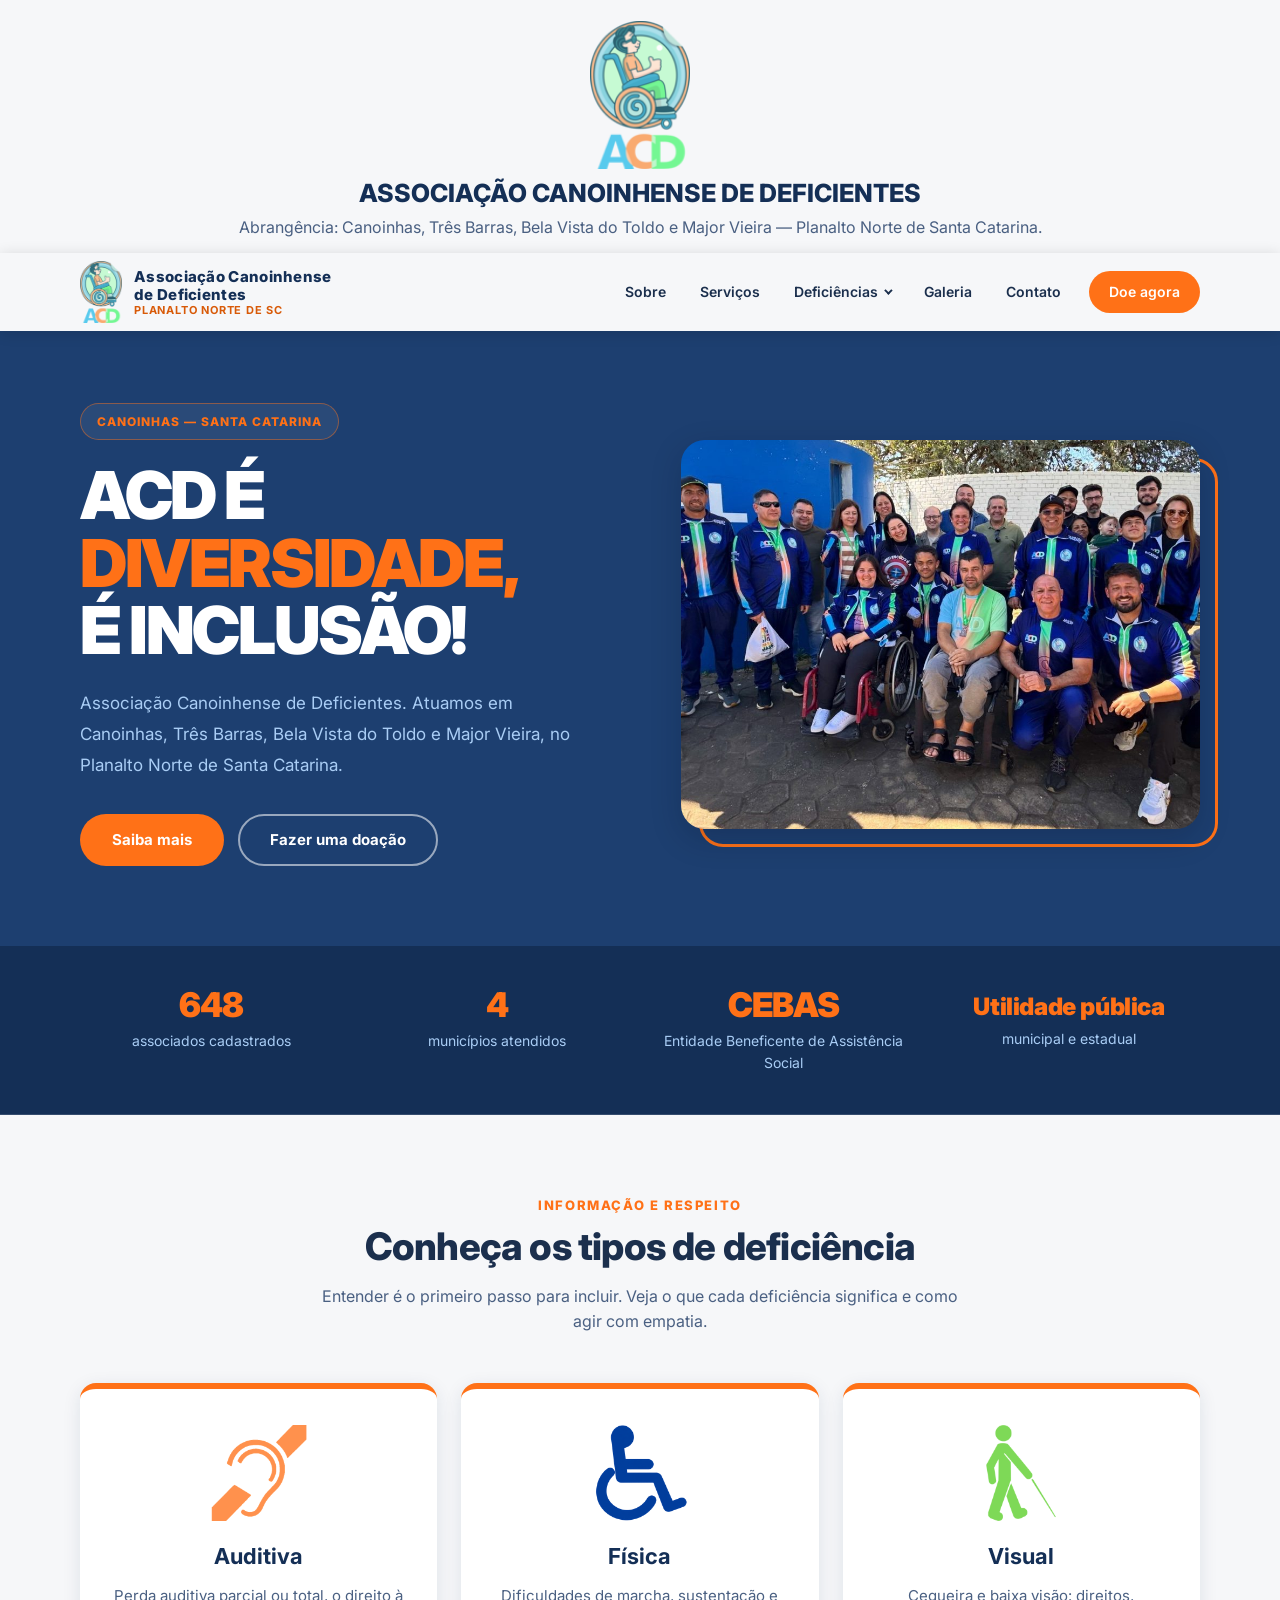
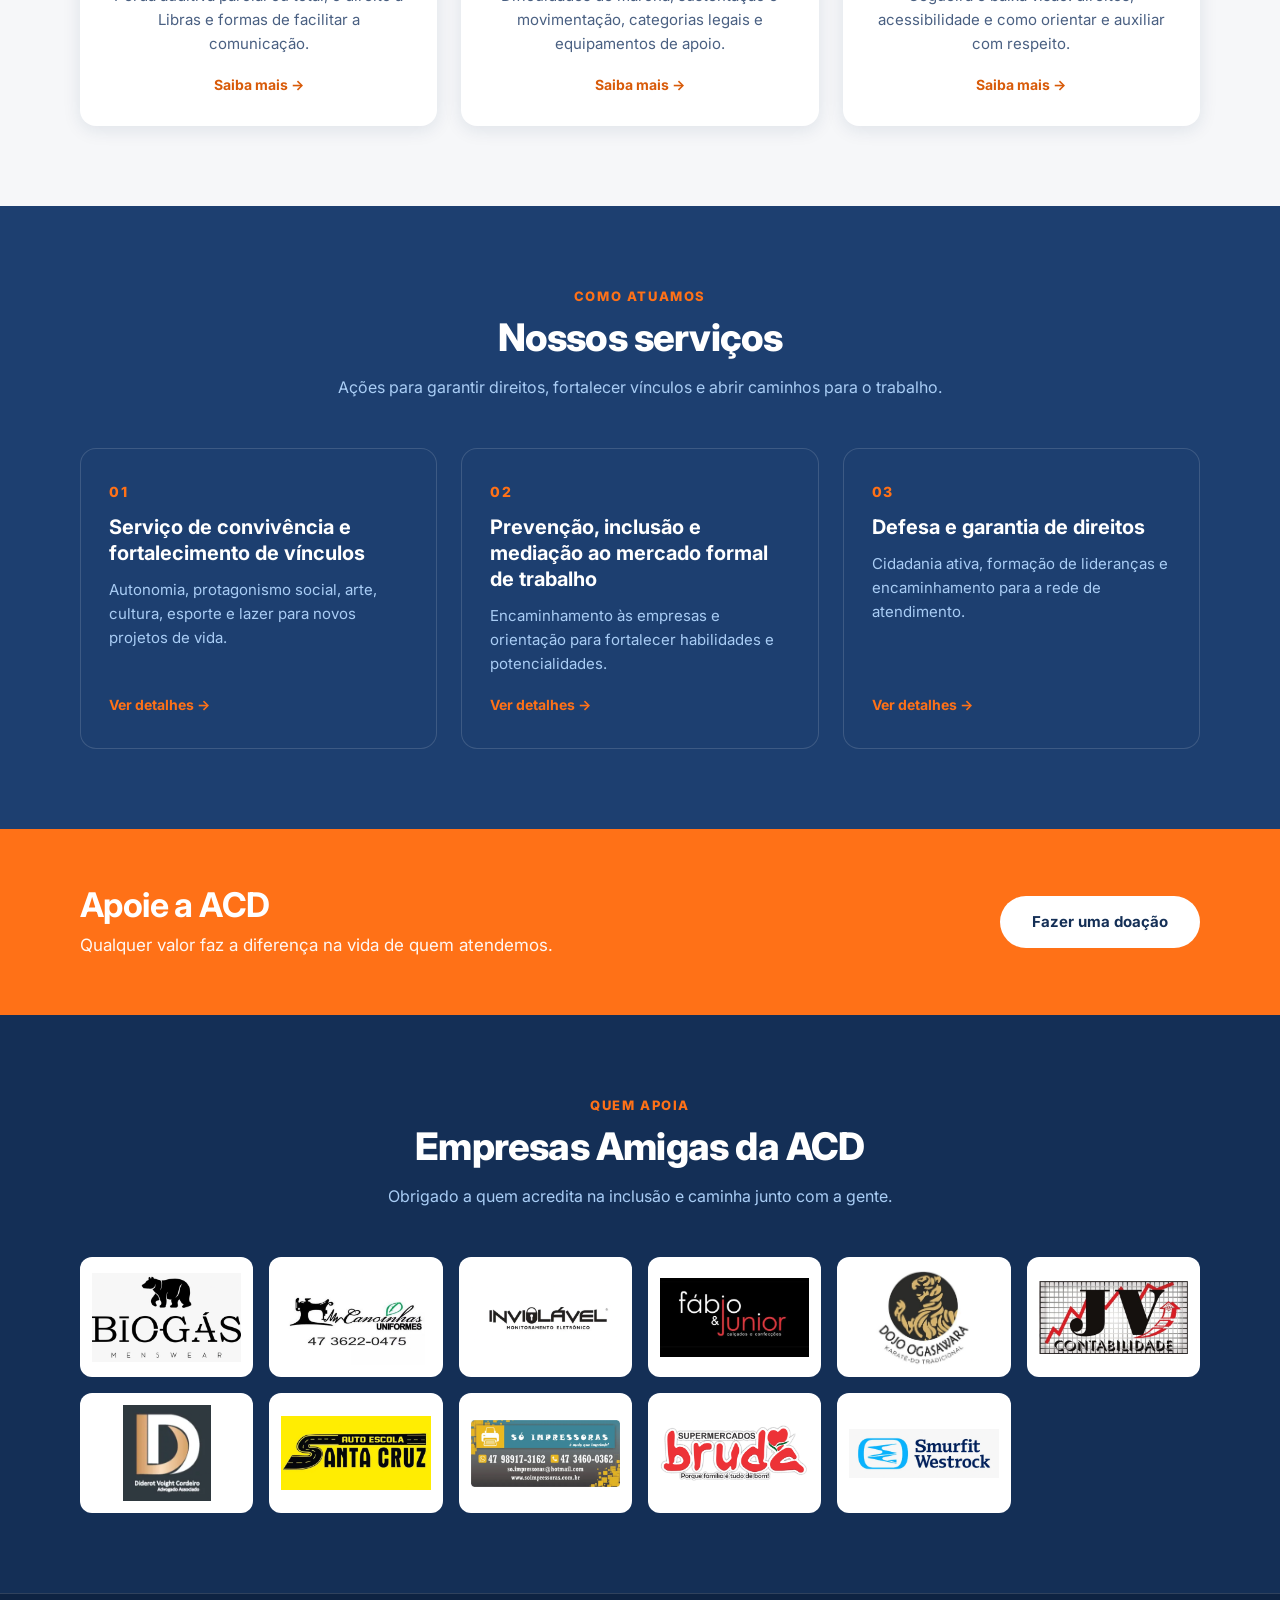
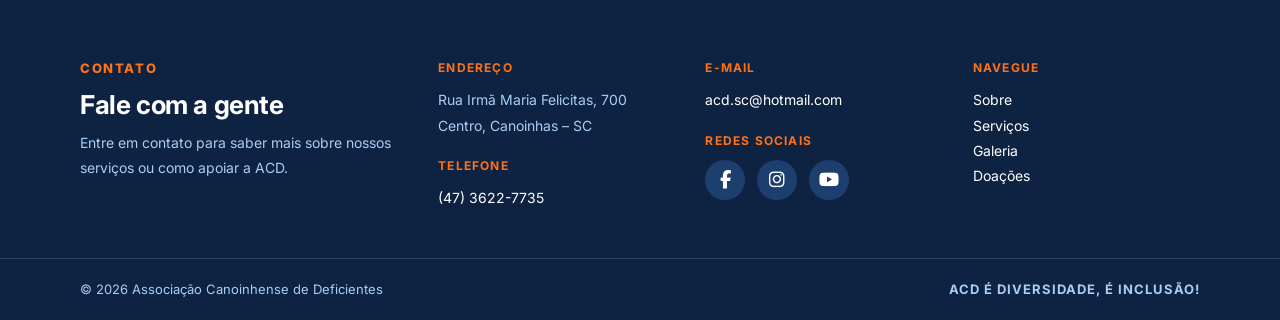
<file: index.html>
<!DOCTYPE html>
<html lang="pt-BR">
<head>
  <meta charset="UTF-8">
  <meta name="viewport" content="width=device-width, initial-scale=1.0">
  <title>ACD — Associação Canoinhense de Deficientes | Canoinhas, SC</title>
  <meta name="description" content="ACD é diversidade, é inclusão! Associação que defende os direitos das pessoas com deficiência em Canoinhas, Três Barras, Bela Vista do Toldo e Major Vieira (SC).">
  <meta name="theme-color" content="#142f56">
  <meta property="og:type" content="website">
  <meta property="og:locale" content="pt_BR">
  <meta property="og:title" content="ACD — Associação Canoinhense de Deficientes | Canoinhas, SC">
  <meta property="og:description" content="ACD é diversidade, é inclusão! Associação que defende os direitos das pessoas com deficiência em Canoinhas, Três Barras, Bela Vista do Toldo e Major Vieira (SC).">
  <meta property="og:image" content="imgs/equipe.jpg">
  <link rel="icon" type="image/png" href="imgs/logo.png">
  <link rel="preconnect" href="https://fonts.googleapis.com">
  <link rel="preconnect" href="https://fonts.gstatic.com" crossorigin>
  <link href="https://fonts.googleapis.com/css2?family=Inter:wght@400;500;600;700;800;900&display=swap" rel="stylesheet">
  <link rel="stylesheet" href="https://cdnjs.cloudflare.com/ajax/libs/font-awesome/6.5.1/css/all.min.css">
  <link rel="stylesheet" href="css/style.css">
</head>
<body>
  <a class="skip" href="#conteudo">Pular para o conteúdo</a>
  <script type="application/ld+json">
  {
    "@context": "https://schema.org",
    "@type": "NGO",
    "name": "Associação Canoinhense de Deficientes",
    "alternateName": "ACD",
    "address": {"@type": "PostalAddress", "streetAddress": "Rua Irmã Maria Felicitas, 700", "addressLocality": "Canoinhas", "addressRegion": "SC", "addressCountry": "BR"},
    "telephone": "+55-47-3622-7735",
    "email": "acd.sc@hotmail.com",
    "areaServed": ["Canoinhas", "Três Barras", "Bela Vista do Toldo", "Major Vieira"],
    "sameAs": ["https://www.facebook.com/acddeficientes/", "https://www.instagram.com/acddeficientes/", "https://www.youtube.com/channel/UCYj2EPKPGyU61ogujYnhYFg"]
  }
  </script>

  <div class="faixa-institucional">
    <div class="container faixa-conteudo">
      <a href="index.html" class="logo-institucional" aria-label="ACD - página inicial">
        <img src="imgs/logo.png" alt="Logo da ACD" width="100" height="150">
      </a>
      <div class="texto-institucional">
        <strong>ASSOCIAÇÃO CANOINHENSE DE DEFICIENTES</strong>
        <p>Abrangência: Canoinhas, Três Barras, Bela Vista do Toldo e Major Vieira — Planalto Norte de Santa Catarina.</p>
      </div>
    </div>
  </div>

  <header class="topo">
    <div class="container topo-conteudo">
      <a class="marca" href="index.html" aria-label="ACD — Associação Canoinhense de Deficientes — página inicial">
        <img src="imgs/logo.png" alt="" width="42" height="62">
        <span class="marca-texto">
          <strong>Associação Canoinhense<br>de Deficientes</strong>
          <small>Planalto Norte de SC</small>
        </span>
      </a>
      <button class="menu-toggle" id="menu-toggle" aria-label="Abrir menu" aria-expanded="false" aria-controls="menu"><span></span></button>
      <nav aria-label="Principal">
        <ul class="menu" id="menu">
          <li><a href="sobre.html">Sobre</a></li>
          <li><a href="servicos.html">Serviços</a></li>
          <li class="tem-submenu">
            <button class="submenu-toggle" aria-expanded="false" aria-controls="submenu-deficiencias">Deficiências</button>
            <ul class="submenu" id="submenu-deficiencias">
            <li><a href="auditiva.html">Auditiva</a></li>
            <li><a href="fisica.html">Física</a></li>
            <li><a href="visual.html">Visual</a></li>
            </ul>
          </li>
          <li><a href="galeria.html">Galeria</a></li>
          <li><a href="#contato">Contato</a></li>
          <li><a href="doacoes.html" class="menu-cta">Doe agora</a></li>
        </ul>
      </nav>
    </div>
  </header>

  <main id="conteudo">
    <section class="hero">
      <div class="container hero-grade">
        <div>
          <span class="etiqueta">Canoinhas — Santa Catarina</span>
          <h1>ACD É<br><em>DIVERSIDADE,</em><br>É INCLUSÃO!</h1>
          <p class="hero-texto">Associação Canoinhense de Deficientes. Atuamos em Canoinhas, Três Barras, Bela Vista do Toldo e Major Vieira, no Planalto Norte de Santa Catarina.</p>
          <div class="hero-botoes">
            <a class="botao botao-laranja" href="sobre.html">Saiba mais</a>
            <a class="botao botao-contorno" href="doacoes.html">Fazer uma doação</a>
          </div>
        </div>
        <div class="hero-foto">
          <img src="imgs/equipe.jpg" alt="Equipe da ACD reunida" width="1600" height="721">
        </div>
      </div>
    </section>

    <section class="estatisticas" aria-label="A ACD em números">
      <div class="container estatisticas-grade">
        <div class="estatistica"><strong>648</strong><span>associados cadastrados</span></div>
        <div class="estatistica"><strong>4</strong><span>municípios atendidos</span></div>
        <div class="estatistica"><strong>CEBAS</strong><span>Entidade Beneficente de Assistência Social</span></div>
        <div class="estatistica estatistica--texto"><strong>Utilidade pública</strong><span>municipal e estadual</span></div>
      </div>
    </section>

    <section class="secao secao--clara" aria-labelledby="tipos-titulo">
      <div class="container">
        <div class="secao-intro">
          <span class="sobretitulo">Informação e respeito</span>
          <h2 id="tipos-titulo">Conheça os tipos de deficiência</h2>
          <p>Entender é o primeiro passo para incluir. Veja o que cada deficiência significa e como agir com empatia.</p>
        </div>
        <div class="grade-3">
          <a class="cartao-tipo" href="auditiva.html">
            <img src="imgs/icones/auditiva.png" alt="" width="96" height="96" loading="lazy">
            <h3>Auditiva</h3>
            <p>Perda auditiva parcial ou total, o direito à Libras e formas de facilitar a comunicação.</p>
            <span class="cartao-link">Saiba mais</span>
          </a>
          <a class="cartao-tipo" href="fisica.html">
            <img src="imgs/icones/fisica.png" alt="" width="96" height="96" loading="lazy">
            <h3>Física</h3>
            <p>Dificuldades de marcha, sustentação e movimentação, categorias legais e equipamentos de apoio.</p>
            <span class="cartao-link">Saiba mais</span>
          </a>
          <a class="cartao-tipo" href="visual.html">
            <img src="imgs/icones/visual.png" alt="" width="96" height="96" loading="lazy">
            <h3>Visual</h3>
            <p>Cegueira e baixa visão: direitos, acessibilidade e como orientar e auxiliar com respeito.</p>
            <span class="cartao-link">Saiba mais</span>
          </a>
        </div>
      </div>
    </section>

    <section class="secao secao--azul" aria-labelledby="servicos-titulo">
      <div class="container">
        <div class="secao-intro">
          <span class="sobretitulo">Como atuamos</span>
          <h2 id="servicos-titulo">Nossos serviços</h2>
          <p>Ações para garantir direitos, fortalecer vínculos e abrir caminhos para o trabalho.</p>
        </div>
        <div class="grade-3">
          <a class="cartao-servico" href="servicos.html">
            <span class="numero">01</span>
            <h3>Serviço de convivência e fortalecimento de vínculos</h3>
            <p>Autonomia, protagonismo social, arte, cultura, esporte e lazer para novos projetos de vida.</p>
            <span class="cartao-link">Ver detalhes</span>
          </a>
          <a class="cartao-servico" href="servicos.html">
            <span class="numero">02</span>
            <h3>Prevenção, inclusão e mediação ao mercado formal de trabalho</h3>
            <p>Encaminhamento às empresas e orientação para fortalecer habilidades e potencialidades.</p>
            <span class="cartao-link">Ver detalhes</span>
          </a>
          <a class="cartao-servico" href="servicos.html">
            <span class="numero">03</span>
            <h3>Defesa e garantia de direitos</h3>
            <p>Cidadania ativa, formação de lideranças e encaminhamento para a rede de atendimento.</p>
            <span class="cartao-link">Ver detalhes</span>
          </a>
        </div>
      </div>
    </section>

    <section class="chamada" aria-labelledby="doe-titulo">
      <div class="container chamada-conteudo">
        <div>
          <h2 id="doe-titulo">Apoie a ACD</h2>
          <p>Qualquer valor faz a diferença na vida de quem atendemos.</p>
        </div>
        <a class="botao botao-claro" href="doacoes.html">Fazer uma doação</a>
      </div>
    </section>

    <section class="secao secao--escura" aria-labelledby="parceiras-titulo">
      <div class="container">
        <div class="secao-intro">
          <span class="sobretitulo">Quem apoia</span>
          <h2 id="parceiras-titulo">Empresas Amigas da ACD</h2>
          <p>Obrigado a quem acredita na inclusão e caminha junto com a gente.</p>
        </div>
        <div class="parceiras-grade">
        <div class="parceira"><img src="imgs/parceiras/2.png" alt="Logotipo de empresa amiga da ACD" loading="lazy"></div>
        <div class="parceira"><img src="imgs/parceiras/1.png" alt="Logotipo de empresa amiga da ACD" loading="lazy"></div>
        <div class="parceira"><img src="imgs/parceiras/3.png" alt="Logotipo de empresa amiga da ACD" loading="lazy"></div>
        <div class="parceira"><img src="imgs/parceiras/4.png" alt="Logotipo de empresa amiga da ACD" loading="lazy"></div>
        <div class="parceira"><img src="imgs/parceiras/5.png" alt="Logotipo de empresa amiga da ACD" loading="lazy"></div>
        <div class="parceira"><img src="imgs/parceiras/6.png" alt="Logotipo de empresa amiga da ACD" loading="lazy"></div>
        <div class="parceira"><img src="imgs/parceiras/7.png" alt="Logotipo de empresa amiga da ACD" loading="lazy"></div>
        <div class="parceira"><img src="imgs/parceiras/8.png" alt="Logotipo de empresa amiga da ACD" loading="lazy"></div>
        <div class="parceira"><img src="imgs/parceiras/9.png" alt="Logotipo de empresa amiga da ACD" loading="lazy"></div>
        <div class="parceira"><img src="imgs/parceiras/10.png" alt="Logotipo de empresa amiga da ACD" loading="lazy"></div>
        <div class="parceira"><img src="imgs/parceiras/11.png" alt="Logotipo de empresa amiga da ACD" loading="lazy"></div>
        </div>
      </div>
    </section>

  </main>

  <footer class="rodape" id="contato">
    <div class="container rodape-grade">
      <div>
        <span class="sobretitulo">Contato</span>
        <h2>Fale com a gente</h2>
        <p style="margin-top:10px">Entre em contato para saber mais sobre nossos serviços ou como apoiar a ACD.</p>
      </div>
      <div>
        <h3>Endereço</h3>
        <p>Rua Irmã Maria Felicitas, 700<br>Centro, Canoinhas – SC</p>
        <h3 style="margin-top:18px">Telefone</h3>
        <p><a href="tel:+554736227735">(47) 3622-7735</a></p>
      </div>
      <div>
        <h3>E-mail</h3>
        <p><a href="mailto:acd.sc@hotmail.com">acd.sc@hotmail.com</a></p>
        <h3 style="margin-top:18px">Redes sociais</h3>
        <div class="redes">
          <a href="https://www.facebook.com/acddeficientes/" aria-label="Facebook da ACD" title="Facebook" target="_blank" rel="noopener"><i class="fa-brands fa-facebook-f" aria-hidden="true"></i></a>
          <a href="https://www.instagram.com/acddeficientes/" aria-label="Instagram da ACD" title="Instagram" target="_blank" rel="noopener"><i class="fa-brands fa-instagram" aria-hidden="true"></i></a>
          <a href="https://www.youtube.com/channel/UCYj2EPKPGyU61ogujYnhYFg" aria-label="YouTube da ACD" title="YouTube" target="_blank" rel="noopener"><i class="fa-brands fa-youtube" aria-hidden="true"></i></a>
        </div>
      </div>
      <nav aria-label="Rodapé">
        <h3>Navegue</h3>
        <ul>
          <li><a href="sobre.html">Sobre</a></li>
          <li><a href="servicos.html">Serviços</a></li>
          <li><a href="galeria.html">Galeria</a></li>
          <li><a href="doacoes.html">Doações</a></li>
        </ul>
      </nav>
    </div>
    <div class="rodape-final">
      <div class="container">
        <span>© 2026 Associação Canoinhense de Deficientes</span>
        <span class="frase-final">ACD É DIVERSIDADE, É INCLUSÃO!</span>
      </div>
    </div>
  </footer>
  <script src="js/main.js"></script>
</body>
</html>
</file>
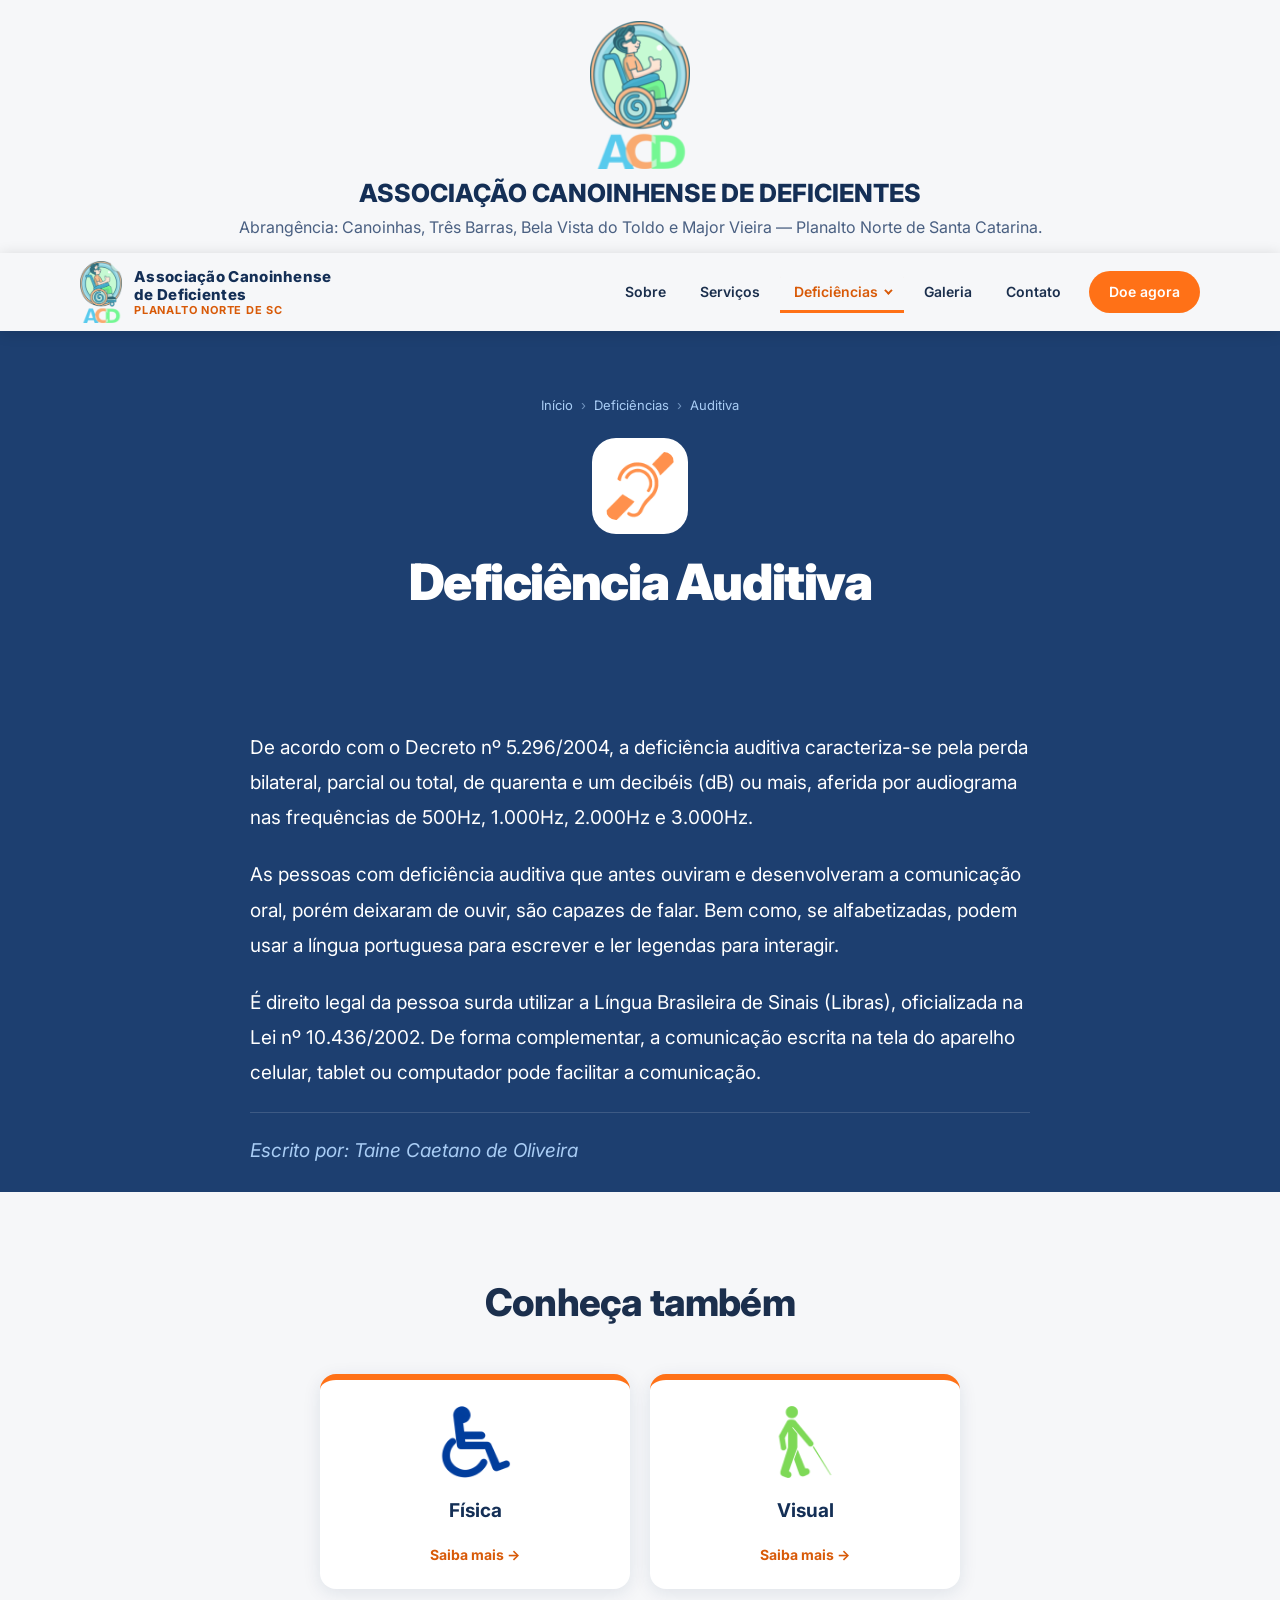
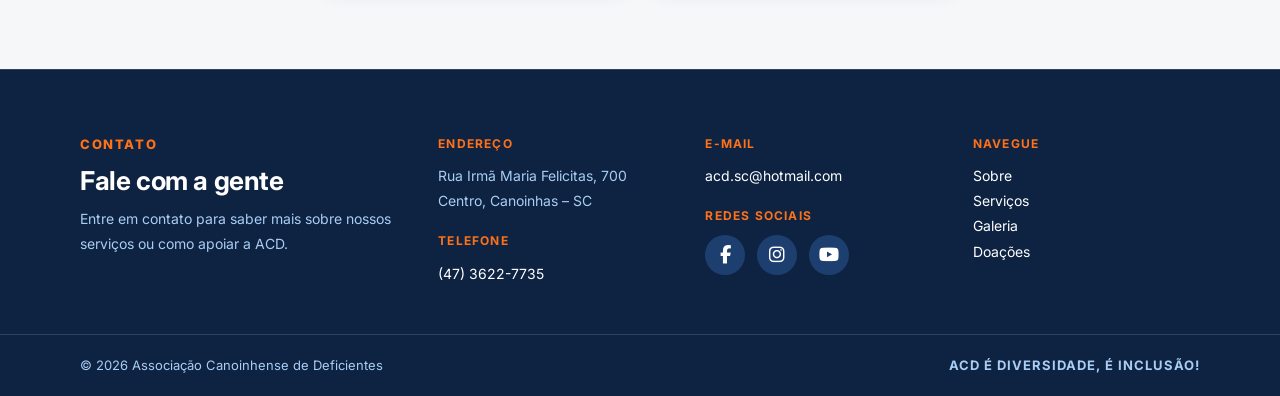
<file: auditiva.html>
<!DOCTYPE html>
<html lang="pt-BR">
<head>
  <meta charset="UTF-8">
  <meta name="viewport" content="width=device-width, initial-scale=1.0">
  <title>Deficiência Auditiva | ACD</title>
  <meta name="description" content="Deficiência auditiva: definição legal, Libras e comunicação. Informação da ACD de Canoinhas.">
  <meta name="theme-color" content="#142f56">
  <meta property="og:type" content="website">
  <meta property="og:locale" content="pt_BR">
  <meta property="og:title" content="Deficiência Auditiva | ACD">
  <meta property="og:description" content="Deficiência auditiva: definição legal, Libras e comunicação. Informação da ACD de Canoinhas.">
  <meta property="og:image" content="imgs/equipe.jpg">
  <link rel="icon" type="image/png" href="imgs/logo.png">
  <link rel="preconnect" href="https://fonts.googleapis.com">
  <link rel="preconnect" href="https://fonts.gstatic.com" crossorigin>
  <link href="https://fonts.googleapis.com/css2?family=Inter:wght@400;500;600;700;800;900&display=swap" rel="stylesheet">
  <link rel="stylesheet" href="https://cdnjs.cloudflare.com/ajax/libs/font-awesome/6.5.1/css/all.min.css">
  <link rel="stylesheet" href="css/style.css">
</head>
<body>
  <a class="skip" href="#conteudo">Pular para o conteúdo</a>

  <div class="faixa-institucional">
    <div class="container faixa-conteudo">
      <a href="index.html" class="logo-institucional" aria-label="ACD - página inicial">
        <img src="imgs/logo.png" alt="Logo da ACD" width="100" height="150">
      </a>
      <div class="texto-institucional">
        <strong>ASSOCIAÇÃO CANOINHENSE DE DEFICIENTES</strong>
        <p>Abrangência: Canoinhas, Três Barras, Bela Vista do Toldo e Major Vieira — Planalto Norte de Santa Catarina.</p>
      </div>
    </div>
  </div>

  <header class="topo">
    <div class="container topo-conteudo">
      <a class="marca" href="index.html" aria-label="ACD — Associação Canoinhense de Deficientes — página inicial">
        <img src="imgs/logo.png" alt="" width="42" height="62">
        <span class="marca-texto">
          <strong>Associação Canoinhense<br>de Deficientes</strong>
          <small>Planalto Norte de SC</small>
        </span>
      </a>
      <button class="menu-toggle" id="menu-toggle" aria-label="Abrir menu" aria-expanded="false" aria-controls="menu"><span></span></button>
      <nav aria-label="Principal">
        <ul class="menu" id="menu">
          <li><a href="sobre.html">Sobre</a></li>
          <li><a href="servicos.html">Serviços</a></li>
          <li class="tem-submenu">
            <button class="submenu-toggle ativo" aria-expanded="false" aria-controls="submenu-deficiencias">Deficiências</button>
            <ul class="submenu" id="submenu-deficiencias">
            <li><a href="auditiva.html" aria-current="page">Auditiva</a></li>
            <li><a href="fisica.html">Física</a></li>
            <li><a href="visual.html">Visual</a></li>
            </ul>
          </li>
          <li><a href="galeria.html">Galeria</a></li>
          <li><a href="#contato">Contato</a></li>
          <li><a href="doacoes.html" class="menu-cta">Doe agora</a></li>
        </ul>
      </nav>
    </div>
  </header>

  <main id="conteudo">
    <section class="pagina-topo">
      <div class="container">
        <nav aria-label="Você está em"><ol class="migalhas"><li><a href="index.html">Início</a></li><li><a href="index.html#tipos-titulo">Deficiências</a></li><li aria-current="page">Auditiva</li></ol></nav>
        <img class="icone-grande" src="imgs/icones/auditiva.png" alt="" width="96" height="96">
        
        <h1>Deficiência Auditiva</h1>
        
      </div>
    </section>

    <article class="secao secao--azul artigo">
      <div class="container--estreito">
        <p>De acordo com o Decreto nº 5.296/2004, a deficiência auditiva caracteriza-se pela perda bilateral, parcial ou total, de quarenta e um decibéis (dB) ou mais, aferida por audiograma nas frequências de 500Hz, 1.000Hz, 2.000Hz e 3.000Hz.</p>
        <p>As pessoas com deficiência auditiva que antes ouviram e desenvolveram a comunicação oral, porém deixaram de ouvir, são capazes de falar. Bem como, se alfabetizadas, podem usar a língua portuguesa para escrever e ler legendas para interagir.</p>
        <p>É direito legal da pessoa surda utilizar a Língua Brasileira de Sinais (Libras), oficializada na Lei nº 10.436/2002. De forma complementar, a comunicação escrita na tela do aparelho celular, tablet ou computador pode facilitar a comunicação.</p>
        <p class="autor">Escrito por: Taine Caetano de Oliveira</p>
      </div>
    </article>
    <section class="secao secao--clara" aria-labelledby="outras-titulo">
      <div class="container">
        <div class="secao-intro">
          <h2 id="outras-titulo">Conheça também</h2>
        </div>
        <div class="outras-deficiencias">
          <a class="cartao-tipo" href="fisica.html">
            <img src="imgs/icones/fisica.png" alt="" width="72" height="72" loading="lazy">
            <h3>Física</h3>
            <span class="cartao-link">Saiba mais</span>
          </a>
          <a class="cartao-tipo" href="visual.html">
            <img src="imgs/icones/visual.png" alt="" width="72" height="72" loading="lazy">
            <h3>Visual</h3>
            <span class="cartao-link">Saiba mais</span>
          </a>
        </div>
      </div>
    </section>
  </main>

  <footer class="rodape" id="contato">
    <div class="container rodape-grade">
      <div>
        <span class="sobretitulo">Contato</span>
        <h2>Fale com a gente</h2>
        <p style="margin-top:10px">Entre em contato para saber mais sobre nossos serviços ou como apoiar a ACD.</p>
      </div>
      <div>
        <h3>Endereço</h3>
        <p>Rua Irmã Maria Felicitas, 700<br>Centro, Canoinhas – SC</p>
        <h3 style="margin-top:18px">Telefone</h3>
        <p><a href="tel:+554736227735">(47) 3622-7735</a></p>
      </div>
      <div>
        <h3>E-mail</h3>
        <p><a href="mailto:acd.sc@hotmail.com">acd.sc@hotmail.com</a></p>
        <h3 style="margin-top:18px">Redes sociais</h3>
        <div class="redes">
          <a href="https://www.facebook.com/acddeficientes/" aria-label="Facebook da ACD" title="Facebook" target="_blank" rel="noopener"><i class="fa-brands fa-facebook-f" aria-hidden="true"></i></a>
          <a href="https://www.instagram.com/acddeficientes/" aria-label="Instagram da ACD" title="Instagram" target="_blank" rel="noopener"><i class="fa-brands fa-instagram" aria-hidden="true"></i></a>
          <a href="https://www.youtube.com/channel/UCYj2EPKPGyU61ogujYnhYFg" aria-label="YouTube da ACD" title="YouTube" target="_blank" rel="noopener"><i class="fa-brands fa-youtube" aria-hidden="true"></i></a>
        </div>
      </div>
      <nav aria-label="Rodapé">
        <h3>Navegue</h3>
        <ul>
          <li><a href="sobre.html">Sobre</a></li>
          <li><a href="servicos.html">Serviços</a></li>
          <li><a href="galeria.html">Galeria</a></li>
          <li><a href="doacoes.html">Doações</a></li>
        </ul>
      </nav>
    </div>
    <div class="rodape-final">
      <div class="container">
        <span>© 2026 Associação Canoinhense de Deficientes</span>
        <span class="frase-final">ACD É DIVERSIDADE, É INCLUSÃO!</span>
      </div>
    </div>
  </footer>
  <script src="js/main.js"></script>
</body>
</html>
</file>
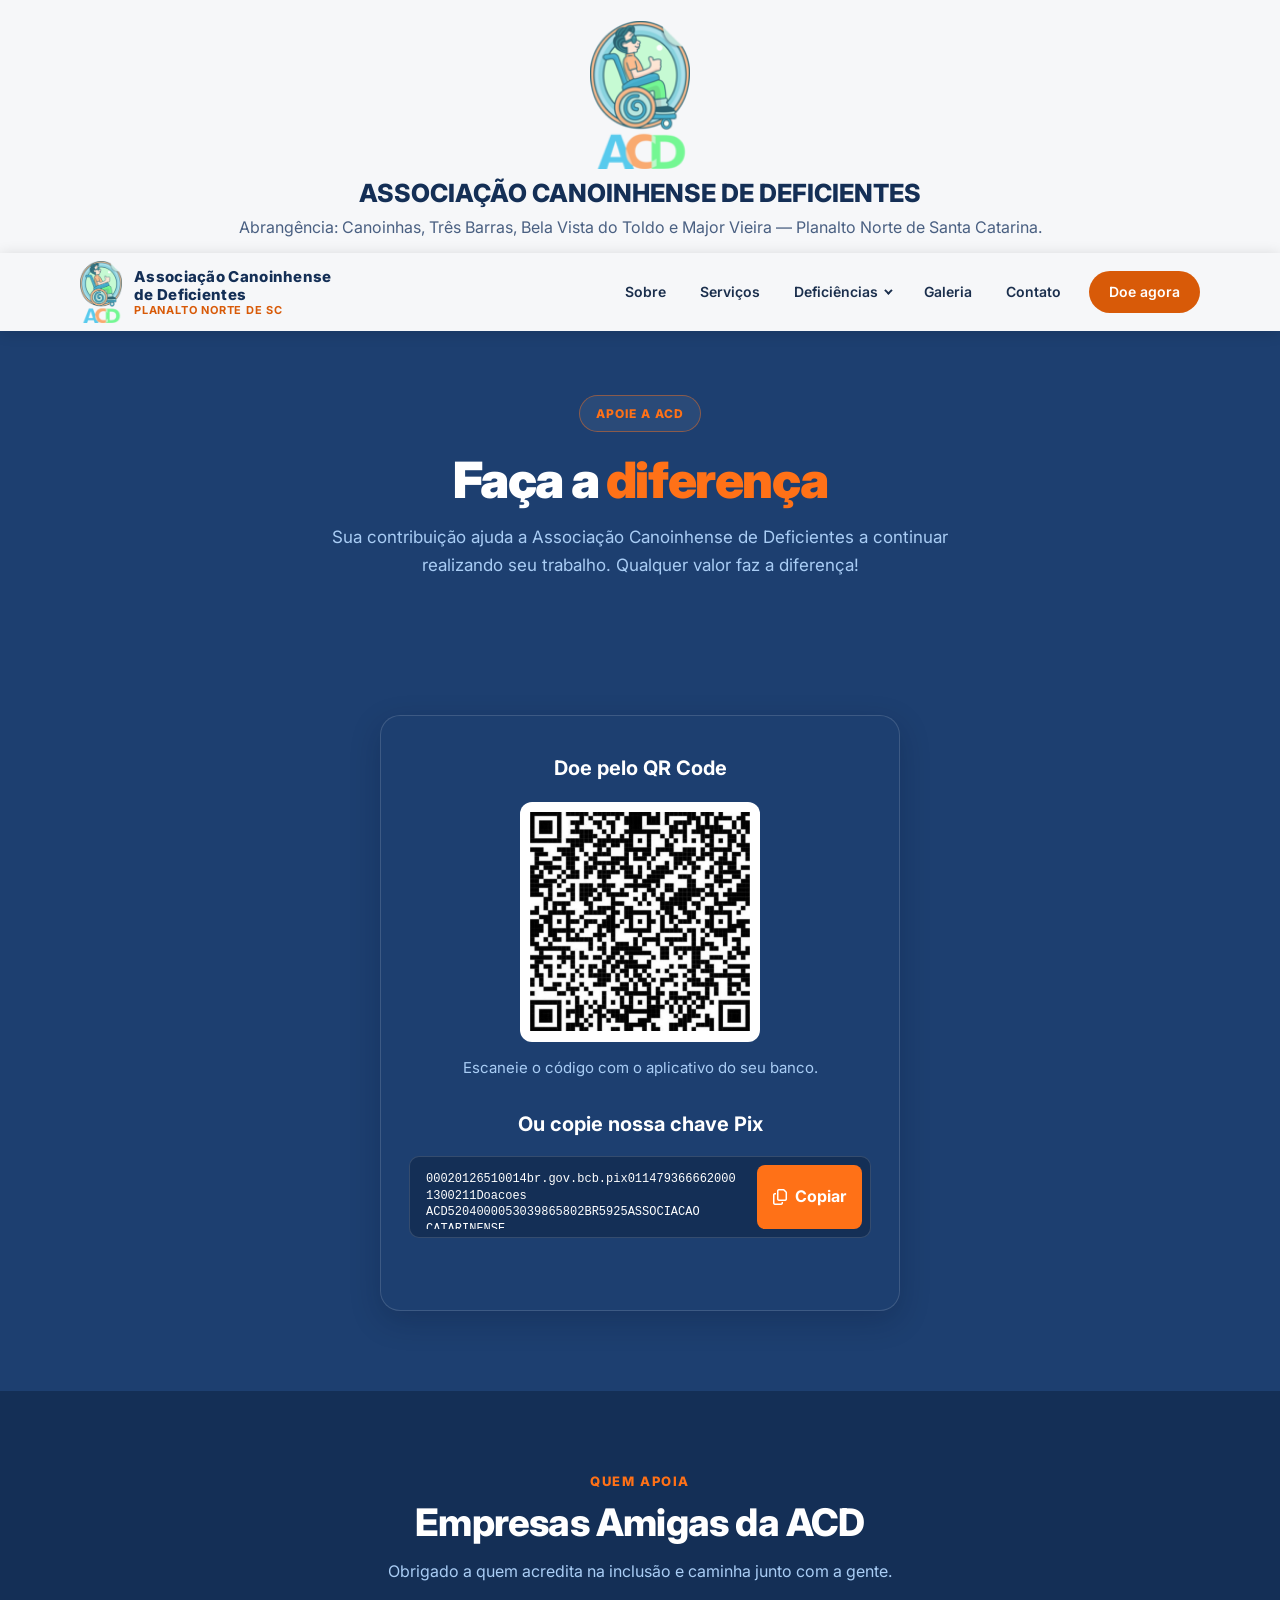
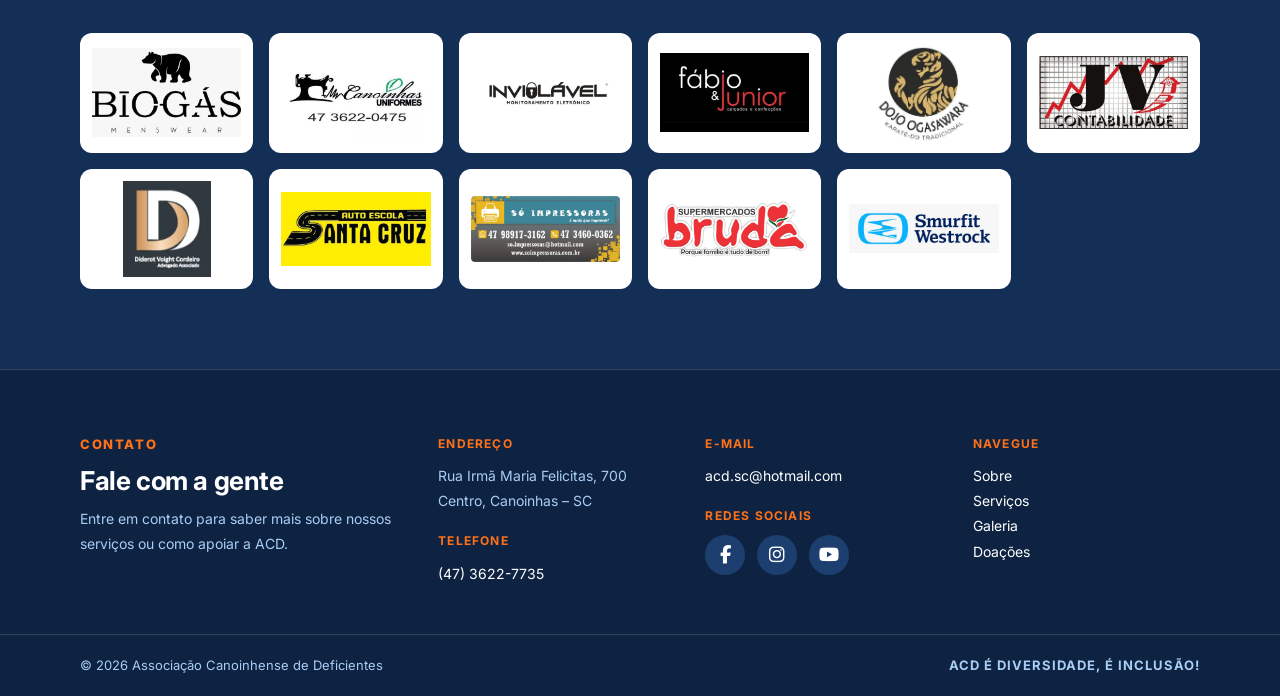
<file: doacoes.html>
<!DOCTYPE html>
<html lang="pt-BR">
<head>
  <meta charset="UTF-8">
  <meta name="viewport" content="width=device-width, initial-scale=1.0">
  <title>Doações | ACD — Associação Canoinhense de Deficientes</title>
  <meta name="description" content="Apoie a ACD com uma doação via Pix. Qualquer valor faz a diferença.">
  <meta name="theme-color" content="#142f56">
  <meta property="og:type" content="website">
  <meta property="og:locale" content="pt_BR">
  <meta property="og:title" content="Doações | ACD — Associação Canoinhense de Deficientes">
  <meta property="og:description" content="Apoie a ACD com uma doação via Pix. Qualquer valor faz a diferença.">
  <meta property="og:image" content="imgs/equipe.jpg">
  <link rel="icon" type="image/png" href="imgs/logo.png">
  <link rel="preconnect" href="https://fonts.googleapis.com">
  <link rel="preconnect" href="https://fonts.gstatic.com" crossorigin>
  <link href="https://fonts.googleapis.com/css2?family=Inter:wght@400;500;600;700;800;900&display=swap" rel="stylesheet">
  <link rel="stylesheet" href="https://cdnjs.cloudflare.com/ajax/libs/font-awesome/6.5.1/css/all.min.css">
  <link rel="stylesheet" href="css/style.css">
</head>
<body>
  <a class="skip" href="#conteudo">Pular para o conteúdo</a>

  <div class="faixa-institucional">
    <div class="container faixa-conteudo">
      <a href="index.html" class="logo-institucional" aria-label="ACD - página inicial">
        <img src="imgs/logo.png" alt="Logo da ACD" width="100" height="150">
      </a>
      <div class="texto-institucional">
        <strong>ASSOCIAÇÃO CANOINHENSE DE DEFICIENTES</strong>
        <p>Abrangência: Canoinhas, Três Barras, Bela Vista do Toldo e Major Vieira — Planalto Norte de Santa Catarina.</p>
      </div>
    </div>
  </div>

  <header class="topo">
    <div class="container topo-conteudo">
      <a class="marca" href="index.html" aria-label="ACD — Associação Canoinhense de Deficientes — página inicial">
        <img src="imgs/logo.png" alt="" width="42" height="62">
        <span class="marca-texto">
          <strong>Associação Canoinhense<br>de Deficientes</strong>
          <small>Planalto Norte de SC</small>
        </span>
      </a>
      <button class="menu-toggle" id="menu-toggle" aria-label="Abrir menu" aria-expanded="false" aria-controls="menu"><span></span></button>
      <nav aria-label="Principal">
        <ul class="menu" id="menu">
          <li><a href="sobre.html">Sobre</a></li>
          <li><a href="servicos.html">Serviços</a></li>
          <li class="tem-submenu">
            <button class="submenu-toggle" aria-expanded="false" aria-controls="submenu-deficiencias">Deficiências</button>
            <ul class="submenu" id="submenu-deficiencias">
            <li><a href="auditiva.html">Auditiva</a></li>
            <li><a href="fisica.html">Física</a></li>
            <li><a href="visual.html">Visual</a></li>
            </ul>
          </li>
          <li><a href="galeria.html">Galeria</a></li>
          <li><a href="#contato">Contato</a></li>
          <li><a href="doacoes.html" class="menu-cta" aria-current="page">Doe agora</a></li>
        </ul>
      </nav>
    </div>
  </header>

  <main id="conteudo">
    <section class="pagina-topo">
      <div class="container">
        
        
        <span class="etiqueta">Apoie a ACD</span>
        <h1>Faça a <em>diferença</em></h1>
        <p>Sua contribuição ajuda a Associação Canoinhense de Deficientes a continuar realizando seu trabalho. Qualquer valor faz a diferença!</p>
      </div>
    </section>

    <section class="secao secao--azul">
      <div class="container">
        <div class="doacao-cartao">
          <h2>Doe pelo QR Code</h2>
          <div class="qr-code"><img src="imgs/pix.jpg" alt="QR Code para doação via Pix" width="587" height="584"></div>
          <p class="instrucao-pix">Escaneie o código com o aplicativo do seu banco.</p>
          <h2>Ou copie nossa chave Pix</h2>
          <div class="chave-pix">
            <code id="chavePix">00020126510014br.gov.bcb.pix0114793666620001300211Doacoes ACD5204000053039865802BR5925ASSOCIACAO CATARINENSE DO6009CANOINHAS62290525C1L4OIwI0BwKmA0p9tc6wUub863046BB2</code>
            <button type="button" id="btnCopiarPix"><i class="fa-regular fa-copy" aria-hidden="true"></i> Copiar</button>
          </div>
          <p id="mensagemPix" class="mensagem-pix" role="status" aria-live="polite"></p>
        </div>
      </div>
    </section>

    <section class="secao secao--escura" aria-labelledby="parceiras-titulo">
      <div class="container">
        <div class="secao-intro">
          <span class="sobretitulo">Quem apoia</span>
          <h2 id="parceiras-titulo">Empresas Amigas da ACD</h2>
          <p>Obrigado a quem acredita na inclusão e caminha junto com a gente.</p>
        </div>
        <div class="parceiras-grade">
        <div class="parceira"><img src="imgs/parceiras/2.png" alt="Logotipo de empresa amiga da ACD" loading="lazy"></div>
        <div class="parceira"><img src="imgs/parceiras/1.png" alt="Logotipo de empresa amiga da ACD" loading="lazy"></div>
        <div class="parceira"><img src="imgs/parceiras/3.png" alt="Logotipo de empresa amiga da ACD" loading="lazy"></div>
        <div class="parceira"><img src="imgs/parceiras/4.png" alt="Logotipo de empresa amiga da ACD" loading="lazy"></div>
        <div class="parceira"><img src="imgs/parceiras/5.png" alt="Logotipo de empresa amiga da ACD" loading="lazy"></div>
        <div class="parceira"><img src="imgs/parceiras/6.png" alt="Logotipo de empresa amiga da ACD" loading="lazy"></div>
        <div class="parceira"><img src="imgs/parceiras/7.png" alt="Logotipo de empresa amiga da ACD" loading="lazy"></div>
        <div class="parceira"><img src="imgs/parceiras/8.png" alt="Logotipo de empresa amiga da ACD" loading="lazy"></div>
        <div class="parceira"><img src="imgs/parceiras/9.png" alt="Logotipo de empresa amiga da ACD" loading="lazy"></div>
        <div class="parceira"><img src="imgs/parceiras/10.png" alt="Logotipo de empresa amiga da ACD" loading="lazy"></div>
        <div class="parceira"><img src="imgs/parceiras/11.png" alt="Logotipo de empresa amiga da ACD" loading="lazy"></div>
        </div>
      </div>
    </section>

  </main>

  <footer class="rodape" id="contato">
    <div class="container rodape-grade">
      <div>
        <span class="sobretitulo">Contato</span>
        <h2>Fale com a gente</h2>
        <p style="margin-top:10px">Entre em contato para saber mais sobre nossos serviços ou como apoiar a ACD.</p>
      </div>
      <div>
        <h3>Endereço</h3>
        <p>Rua Irmã Maria Felicitas, 700<br>Centro, Canoinhas – SC</p>
        <h3 style="margin-top:18px">Telefone</h3>
        <p><a href="tel:+554736227735">(47) 3622-7735</a></p>
      </div>
      <div>
        <h3>E-mail</h3>
        <p><a href="mailto:acd.sc@hotmail.com">acd.sc@hotmail.com</a></p>
        <h3 style="margin-top:18px">Redes sociais</h3>
        <div class="redes">
          <a href="https://www.facebook.com/acddeficientes/" aria-label="Facebook da ACD" title="Facebook" target="_blank" rel="noopener"><i class="fa-brands fa-facebook-f" aria-hidden="true"></i></a>
          <a href="https://www.instagram.com/acddeficientes/" aria-label="Instagram da ACD" title="Instagram" target="_blank" rel="noopener"><i class="fa-brands fa-instagram" aria-hidden="true"></i></a>
          <a href="https://www.youtube.com/channel/UCYj2EPKPGyU61ogujYnhYFg" aria-label="YouTube da ACD" title="YouTube" target="_blank" rel="noopener"><i class="fa-brands fa-youtube" aria-hidden="true"></i></a>
        </div>
      </div>
      <nav aria-label="Rodapé">
        <h3>Navegue</h3>
        <ul>
          <li><a href="sobre.html">Sobre</a></li>
          <li><a href="servicos.html">Serviços</a></li>
          <li><a href="galeria.html">Galeria</a></li>
          <li><a href="doacoes.html">Doações</a></li>
        </ul>
      </nav>
    </div>
    <div class="rodape-final">
      <div class="container">
        <span>© 2026 Associação Canoinhense de Deficientes</span>
        <span class="frase-final">ACD É DIVERSIDADE, É INCLUSÃO!</span>
      </div>
    </div>
  </footer>
  <script src="js/main.js"></script>
</body>
</html>
</file>
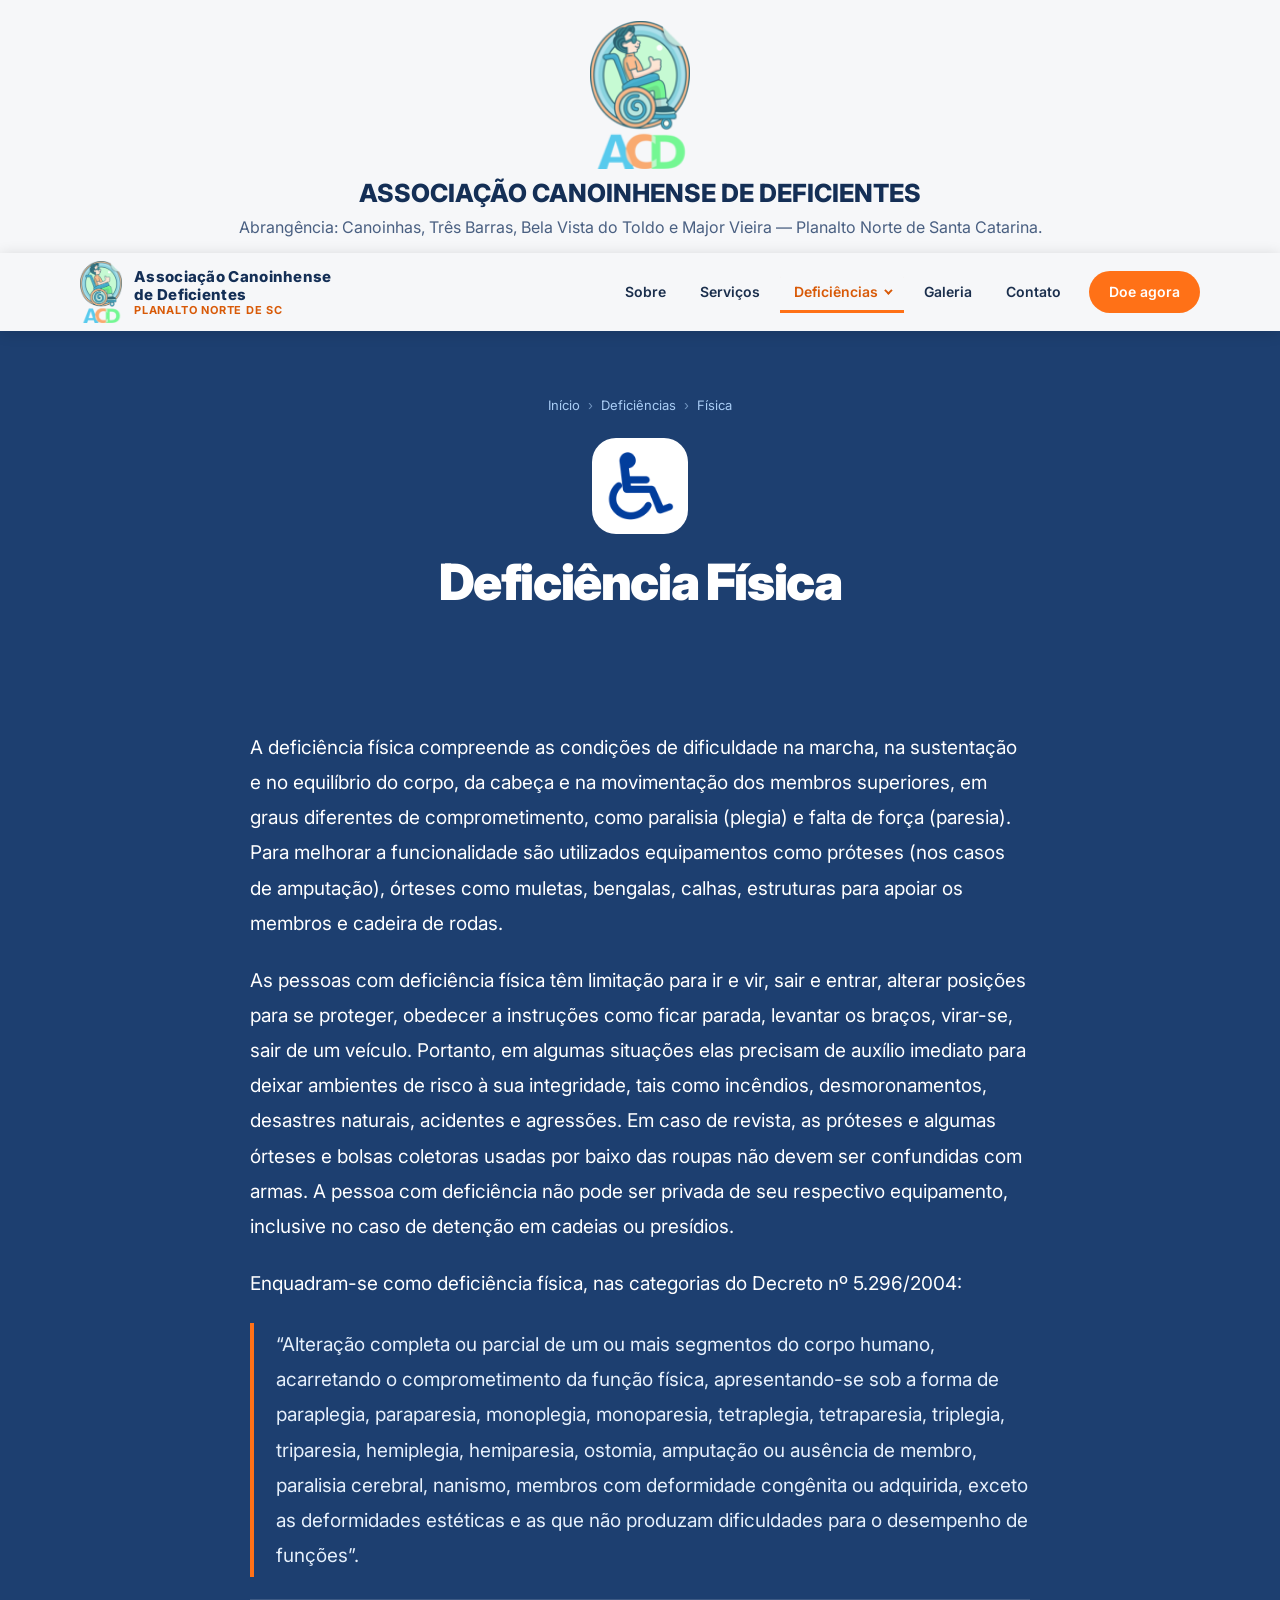
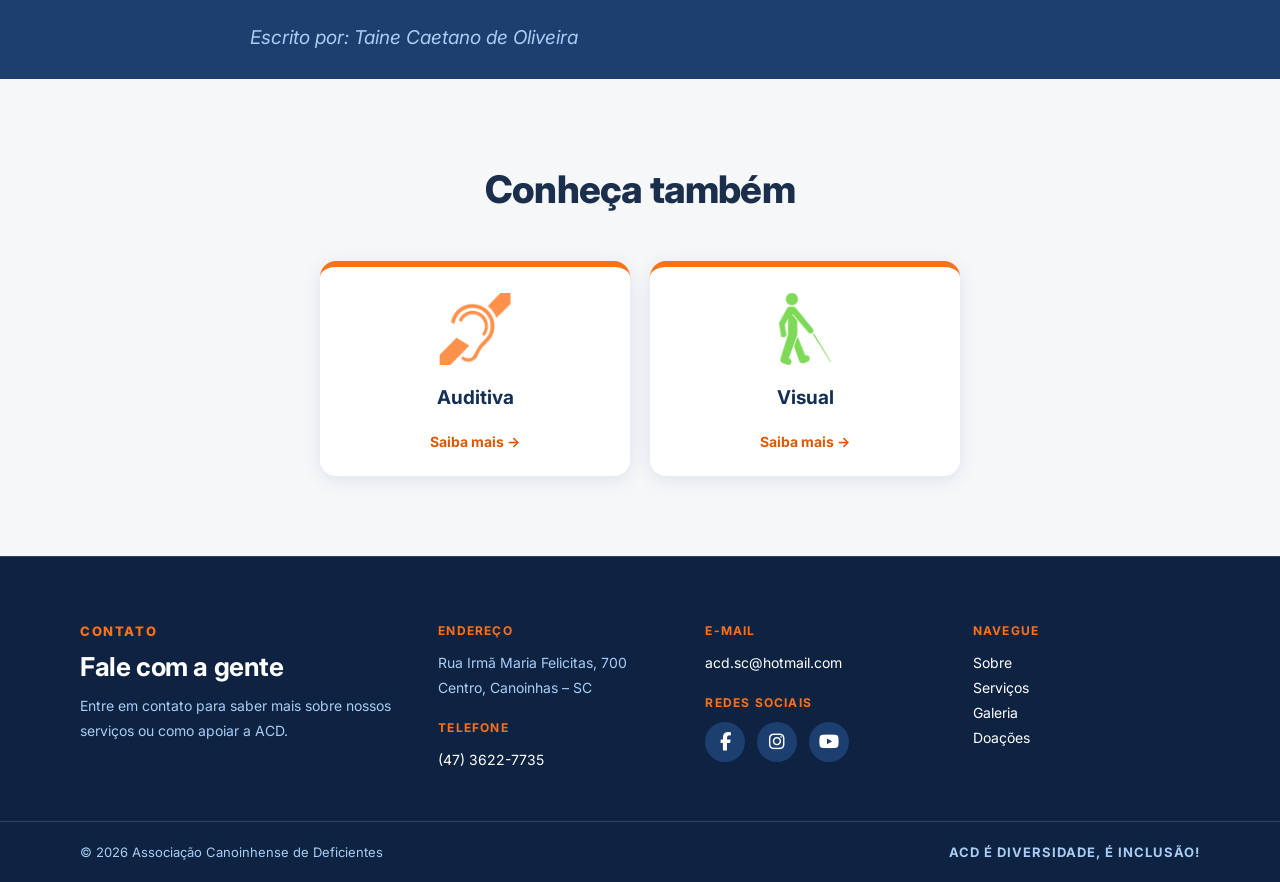
<file: fisica.html>
<!DOCTYPE html>
<html lang="pt-BR">
<head>
  <meta charset="UTF-8">
  <meta name="viewport" content="width=device-width, initial-scale=1.0">
  <title>Deficiência Física | ACD</title>
  <meta name="description" content="Deficiência física: categorias do Decreto 5.296/2004 e equipamentos de apoio. Informação da ACD.">
  <meta name="theme-color" content="#142f56">
  <meta property="og:type" content="website">
  <meta property="og:locale" content="pt_BR">
  <meta property="og:title" content="Deficiência Física | ACD">
  <meta property="og:description" content="Deficiência física: categorias do Decreto 5.296/2004 e equipamentos de apoio. Informação da ACD.">
  <meta property="og:image" content="imgs/equipe.jpg">
  <link rel="icon" type="image/png" href="imgs/logo.png">
  <link rel="preconnect" href="https://fonts.googleapis.com">
  <link rel="preconnect" href="https://fonts.gstatic.com" crossorigin>
  <link href="https://fonts.googleapis.com/css2?family=Inter:wght@400;500;600;700;800;900&display=swap" rel="stylesheet">
  <link rel="stylesheet" href="https://cdnjs.cloudflare.com/ajax/libs/font-awesome/6.5.1/css/all.min.css">
  <link rel="stylesheet" href="css/style.css">
</head>
<body>
  <a class="skip" href="#conteudo">Pular para o conteúdo</a>

  <div class="faixa-institucional">
    <div class="container faixa-conteudo">
      <a href="index.html" class="logo-institucional" aria-label="ACD - página inicial">
        <img src="imgs/logo.png" alt="Logo da ACD" width="100" height="150">
      </a>
      <div class="texto-institucional">
        <strong>ASSOCIAÇÃO CANOINHENSE DE DEFICIENTES</strong>
        <p>Abrangência: Canoinhas, Três Barras, Bela Vista do Toldo e Major Vieira — Planalto Norte de Santa Catarina.</p>
      </div>
    </div>
  </div>

  <header class="topo">
    <div class="container topo-conteudo">
      <a class="marca" href="index.html" aria-label="ACD — Associação Canoinhense de Deficientes — página inicial">
        <img src="imgs/logo.png" alt="" width="42" height="62">
        <span class="marca-texto">
          <strong>Associação Canoinhense<br>de Deficientes</strong>
          <small>Planalto Norte de SC</small>
        </span>
      </a>
      <button class="menu-toggle" id="menu-toggle" aria-label="Abrir menu" aria-expanded="false" aria-controls="menu"><span></span></button>
      <nav aria-label="Principal">
        <ul class="menu" id="menu">
          <li><a href="sobre.html">Sobre</a></li>
          <li><a href="servicos.html">Serviços</a></li>
          <li class="tem-submenu">
            <button class="submenu-toggle ativo" aria-expanded="false" aria-controls="submenu-deficiencias">Deficiências</button>
            <ul class="submenu" id="submenu-deficiencias">
            <li><a href="auditiva.html">Auditiva</a></li>
            <li><a href="fisica.html" aria-current="page">Física</a></li>
            <li><a href="visual.html">Visual</a></li>
            </ul>
          </li>
          <li><a href="galeria.html">Galeria</a></li>
          <li><a href="#contato">Contato</a></li>
          <li><a href="doacoes.html" class="menu-cta">Doe agora</a></li>
        </ul>
      </nav>
    </div>
  </header>

  <main id="conteudo">
    <section class="pagina-topo">
      <div class="container">
        <nav aria-label="Você está em"><ol class="migalhas"><li><a href="index.html">Início</a></li><li><a href="index.html#tipos-titulo">Deficiências</a></li><li aria-current="page">Física</li></ol></nav>
        <img class="icone-grande" src="imgs/icones/fisica.png" alt="" width="96" height="96">
        
        <h1>Deficiência Física</h1>
        
      </div>
    </section>

    <article class="secao secao--azul artigo">
      <div class="container--estreito">
        <p>A deficiência física compreende as condições de dificuldade na marcha, na sustentação e no equilíbrio do corpo, da cabeça e na movimentação dos membros superiores, em graus diferentes de comprometimento, como paralisia (plegia) e falta de força (paresia). Para melhorar a funcionalidade são utilizados equipamentos como próteses (nos casos de amputação), órteses como muletas, bengalas, calhas, estruturas para apoiar os membros e cadeira de rodas.</p>
        <p>As pessoas com deficiência física têm limitação para ir e vir, sair e entrar, alterar posições para se proteger, obedecer a instruções como ficar parada, levantar os braços, virar-se, sair de um veículo. Portanto, em algumas situações elas precisam de auxílio imediato para deixar ambientes de risco à sua integridade, tais como incêndios, desmoronamentos, desastres naturais, acidentes e agressões. Em caso de revista, as próteses e algumas órteses e bolsas coletoras usadas por baixo das roupas não devem ser confundidas com armas. A pessoa com deficiência não pode ser privada de seu respectivo equipamento, inclusive no caso de detenção em cadeias ou presídios.</p>
        <p>Enquadram-se como deficiência física, nas categorias do Decreto nº 5.296/2004:</p>
        <blockquote>“Alteração completa ou parcial de um ou mais segmentos do corpo humano, acarretando o comprometimento da função física, apresentando-se sob a forma de paraplegia, paraparesia, monoplegia, monoparesia, tetraplegia, tetraparesia, triplegia, triparesia, hemiplegia, hemiparesia, ostomia, amputação ou ausência de membro, paralisia cerebral, nanismo, membros com deformidade congênita ou adquirida, exceto as deformidades estéticas e as que não produzam dificuldades para o desempenho de funções”.</blockquote>
        <p class="autor">Escrito por: Taine Caetano de Oliveira</p>
      </div>
    </article>
    <section class="secao secao--clara" aria-labelledby="outras-titulo">
      <div class="container">
        <div class="secao-intro">
          <h2 id="outras-titulo">Conheça também</h2>
        </div>
        <div class="outras-deficiencias">
          <a class="cartao-tipo" href="auditiva.html">
            <img src="imgs/icones/auditiva.png" alt="" width="72" height="72" loading="lazy">
            <h3>Auditiva</h3>
            <span class="cartao-link">Saiba mais</span>
          </a>
          <a class="cartao-tipo" href="visual.html">
            <img src="imgs/icones/visual.png" alt="" width="72" height="72" loading="lazy">
            <h3>Visual</h3>
            <span class="cartao-link">Saiba mais</span>
          </a>
        </div>
      </div>
    </section>
  </main>

  <footer class="rodape" id="contato">
    <div class="container rodape-grade">
      <div>
        <span class="sobretitulo">Contato</span>
        <h2>Fale com a gente</h2>
        <p style="margin-top:10px">Entre em contato para saber mais sobre nossos serviços ou como apoiar a ACD.</p>
      </div>
      <div>
        <h3>Endereço</h3>
        <p>Rua Irmã Maria Felicitas, 700<br>Centro, Canoinhas – SC</p>
        <h3 style="margin-top:18px">Telefone</h3>
        <p><a href="tel:+554736227735">(47) 3622-7735</a></p>
      </div>
      <div>
        <h3>E-mail</h3>
        <p><a href="mailto:acd.sc@hotmail.com">acd.sc@hotmail.com</a></p>
        <h3 style="margin-top:18px">Redes sociais</h3>
        <div class="redes">
          <a href="https://www.facebook.com/acddeficientes/" aria-label="Facebook da ACD" title="Facebook" target="_blank" rel="noopener"><i class="fa-brands fa-facebook-f" aria-hidden="true"></i></a>
          <a href="https://www.instagram.com/acddeficientes/" aria-label="Instagram da ACD" title="Instagram" target="_blank" rel="noopener"><i class="fa-brands fa-instagram" aria-hidden="true"></i></a>
          <a href="https://www.youtube.com/channel/UCYj2EPKPGyU61ogujYnhYFg" aria-label="YouTube da ACD" title="YouTube" target="_blank" rel="noopener"><i class="fa-brands fa-youtube" aria-hidden="true"></i></a>
        </div>
      </div>
      <nav aria-label="Rodapé">
        <h3>Navegue</h3>
        <ul>
          <li><a href="sobre.html">Sobre</a></li>
          <li><a href="servicos.html">Serviços</a></li>
          <li><a href="galeria.html">Galeria</a></li>
          <li><a href="doacoes.html">Doações</a></li>
        </ul>
      </nav>
    </div>
    <div class="rodape-final">
      <div class="container">
        <span>© 2026 Associação Canoinhense de Deficientes</span>
        <span class="frase-final">ACD É DIVERSIDADE, É INCLUSÃO!</span>
      </div>
    </div>
  </footer>
  <script src="js/main.js"></script>
</body>
</html>
</file>
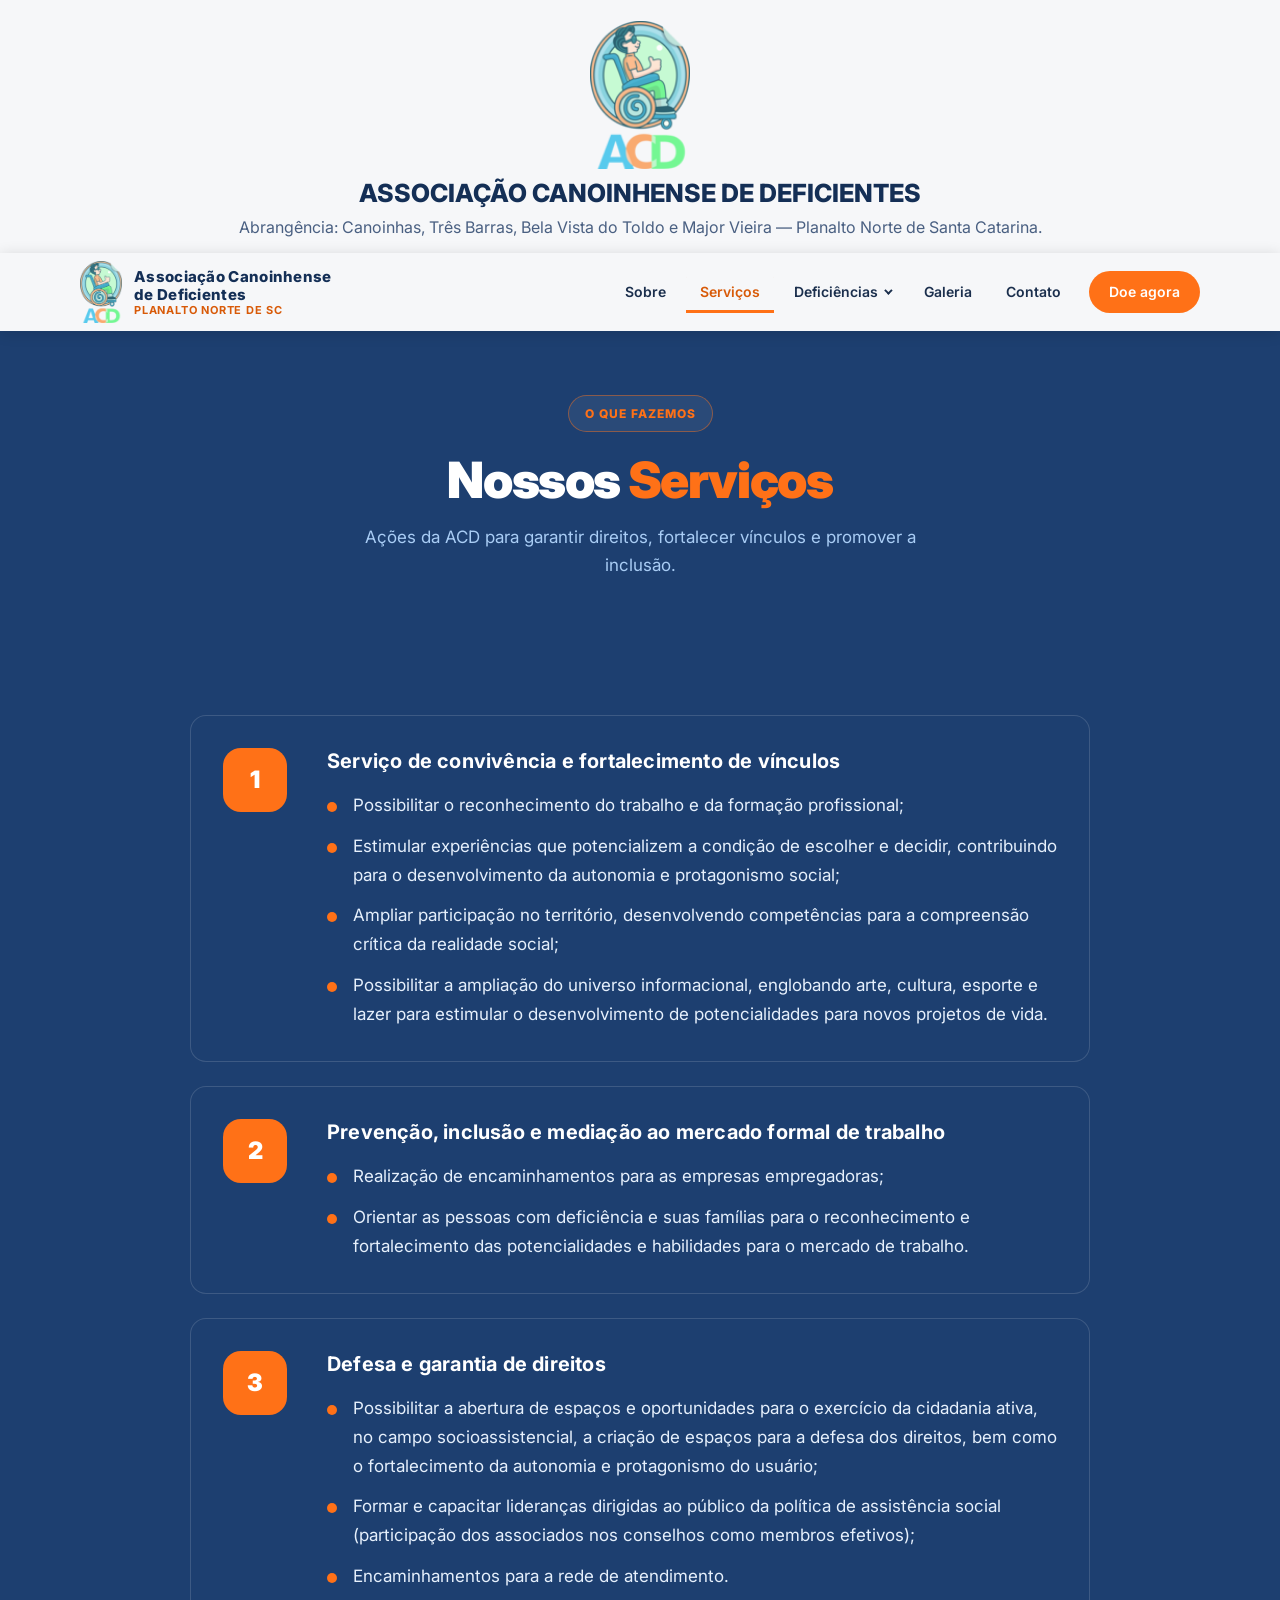
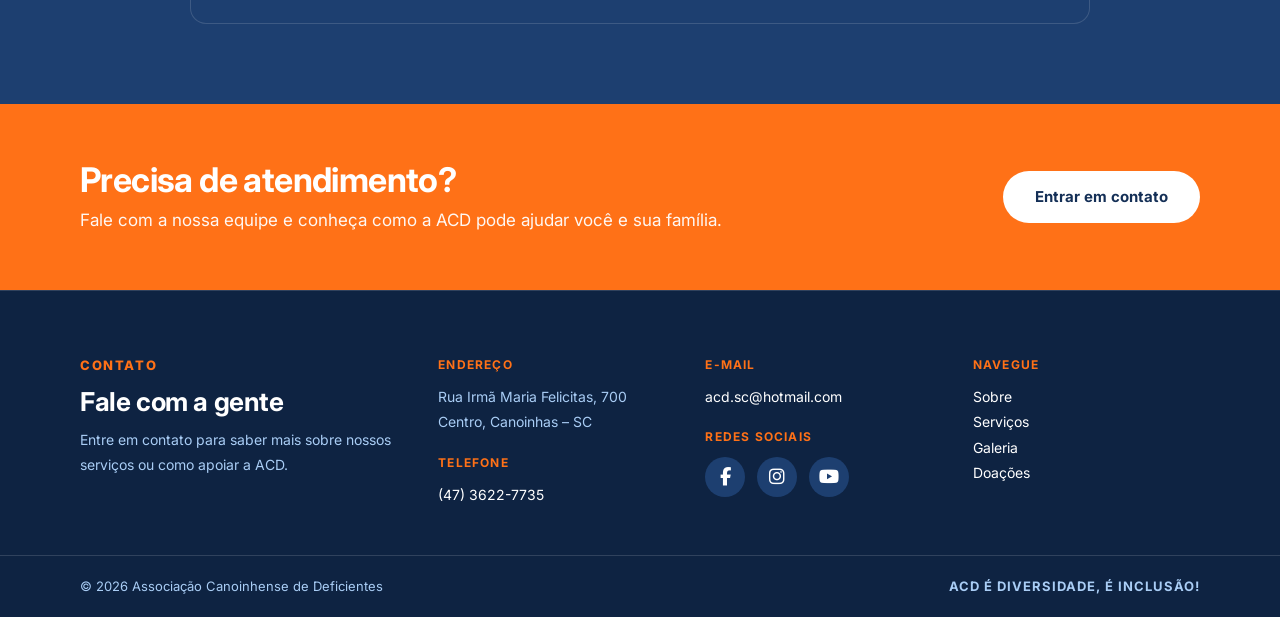
<file: servicos.html>
<!DOCTYPE html>
<html lang="pt-BR">
<head>
  <meta charset="UTF-8">
  <meta name="viewport" content="width=device-width, initial-scale=1.0">
  <title>Serviços | ACD — Associação Canoinhense de Deficientes</title>
  <meta name="description" content="Convivência e fortalecimento de vínculos, inclusão no mercado de trabalho e defesa e garantia de direitos para pessoas com deficiência.">
  <meta name="theme-color" content="#142f56">
  <meta property="og:type" content="website">
  <meta property="og:locale" content="pt_BR">
  <meta property="og:title" content="Serviços | ACD — Associação Canoinhense de Deficientes">
  <meta property="og:description" content="Convivência e fortalecimento de vínculos, inclusão no mercado de trabalho e defesa e garantia de direitos para pessoas com deficiência.">
  <meta property="og:image" content="imgs/equipe.jpg">
  <link rel="icon" type="image/png" href="imgs/logo.png">
  <link rel="preconnect" href="https://fonts.googleapis.com">
  <link rel="preconnect" href="https://fonts.gstatic.com" crossorigin>
  <link href="https://fonts.googleapis.com/css2?family=Inter:wght@400;500;600;700;800;900&display=swap" rel="stylesheet">
  <link rel="stylesheet" href="https://cdnjs.cloudflare.com/ajax/libs/font-awesome/6.5.1/css/all.min.css">
  <link rel="stylesheet" href="css/style.css">
</head>
<body>
  <a class="skip" href="#conteudo">Pular para o conteúdo</a>

  <div class="faixa-institucional">
    <div class="container faixa-conteudo">
      <a href="index.html" class="logo-institucional" aria-label="ACD - página inicial">
        <img src="imgs/logo.png" alt="Logo da ACD" width="100" height="150">
      </a>
      <div class="texto-institucional">
        <strong>ASSOCIAÇÃO CANOINHENSE DE DEFICIENTES</strong>
        <p>Abrangência: Canoinhas, Três Barras, Bela Vista do Toldo e Major Vieira — Planalto Norte de Santa Catarina.</p>
      </div>
    </div>
  </div>

  <header class="topo">
    <div class="container topo-conteudo">
      <a class="marca" href="index.html" aria-label="ACD — Associação Canoinhense de Deficientes — página inicial">
        <img src="imgs/logo.png" alt="" width="42" height="62">
        <span class="marca-texto">
          <strong>Associação Canoinhense<br>de Deficientes</strong>
          <small>Planalto Norte de SC</small>
        </span>
      </a>
      <button class="menu-toggle" id="menu-toggle" aria-label="Abrir menu" aria-expanded="false" aria-controls="menu"><span></span></button>
      <nav aria-label="Principal">
        <ul class="menu" id="menu">
          <li><a href="sobre.html">Sobre</a></li>
          <li><a href="servicos.html" aria-current="page">Serviços</a></li>
          <li class="tem-submenu">
            <button class="submenu-toggle" aria-expanded="false" aria-controls="submenu-deficiencias">Deficiências</button>
            <ul class="submenu" id="submenu-deficiencias">
            <li><a href="auditiva.html">Auditiva</a></li>
            <li><a href="fisica.html">Física</a></li>
            <li><a href="visual.html">Visual</a></li>
            </ul>
          </li>
          <li><a href="galeria.html">Galeria</a></li>
          <li><a href="#contato">Contato</a></li>
          <li><a href="doacoes.html" class="menu-cta">Doe agora</a></li>
        </ul>
      </nav>
    </div>
  </header>

  <main id="conteudo">
    <section class="pagina-topo">
      <div class="container">
        
        
        <span class="etiqueta">O que fazemos</span>
        <h1>Nossos <em>Serviços</em></h1>
        <p>Ações da ACD para garantir direitos, fortalecer vínculos e promover a inclusão.</p>
      </div>
    </section>

    <section class="secao secao--azul">
      <div class="container--estreito lista-servico" style="width:min(900px,100% - 48px)">
        <article class="servico">
          <span class="numero" aria-hidden="true">1</span>
          <div>
            <h2>Serviço de convivência e fortalecimento de vínculos</h2>
            <ul>
            <li>Possibilitar o reconhecimento do trabalho e da formação profissional;</li>
            <li>Estimular experiências que potencializem a condição de escolher e decidir, contribuindo para o desenvolvimento da autonomia e protagonismo social;</li>
            <li>Ampliar participação no território, desenvolvendo competências para a compreensão crítica da realidade social;</li>
            <li>Possibilitar a ampliação do universo informacional, englobando arte, cultura, esporte e lazer para estimular o desenvolvimento de potencialidades para novos projetos de vida.</li>
            </ul>
          </div>
        </article>
        <article class="servico">
          <span class="numero" aria-hidden="true">2</span>
          <div>
            <h2>Prevenção, inclusão e mediação ao mercado formal de trabalho</h2>
            <ul>
            <li>Realização de encaminhamentos para as empresas empregadoras;</li>
            <li>Orientar as pessoas com deficiência e suas famílias para o reconhecimento e fortalecimento das potencialidades e habilidades para o mercado de trabalho.</li>
            </ul>
          </div>
        </article>
        <article class="servico">
          <span class="numero" aria-hidden="true">3</span>
          <div>
            <h2>Defesa e garantia de direitos</h2>
            <ul>
            <li>Possibilitar a abertura de espaços e oportunidades para o exercício da cidadania ativa, no campo socioassistencial, a criação de espaços para a defesa dos direitos, bem como o fortalecimento da autonomia e protagonismo do usuário;</li>
            <li>Formar e capacitar lideranças dirigidas ao público da política de assistência social (participação dos associados nos conselhos como membros efetivos);</li>
            <li>Encaminhamentos para a rede de atendimento.</li>
            </ul>
          </div>
        </article>
      </div>
    </section>
    <section class="chamada" aria-labelledby="contato-chamada">
      <div class="container chamada-conteudo">
        <div>
          <h2 id="contato-chamada">Precisa de atendimento?</h2>
          <p>Fale com a nossa equipe e conheça como a ACD pode ajudar você e sua família.</p>
        </div>
        <a class="botao botao-claro" href="#contato">Entrar em contato</a>
      </div>
    </section>
  </main>

  <footer class="rodape" id="contato">
    <div class="container rodape-grade">
      <div>
        <span class="sobretitulo">Contato</span>
        <h2>Fale com a gente</h2>
        <p style="margin-top:10px">Entre em contato para saber mais sobre nossos serviços ou como apoiar a ACD.</p>
      </div>
      <div>
        <h3>Endereço</h3>
        <p>Rua Irmã Maria Felicitas, 700<br>Centro, Canoinhas – SC</p>
        <h3 style="margin-top:18px">Telefone</h3>
        <p><a href="tel:+554736227735">(47) 3622-7735</a></p>
      </div>
      <div>
        <h3>E-mail</h3>
        <p><a href="mailto:acd.sc@hotmail.com">acd.sc@hotmail.com</a></p>
        <h3 style="margin-top:18px">Redes sociais</h3>
        <div class="redes">
          <a href="https://www.facebook.com/acddeficientes/" aria-label="Facebook da ACD" title="Facebook" target="_blank" rel="noopener"><i class="fa-brands fa-facebook-f" aria-hidden="true"></i></a>
          <a href="https://www.instagram.com/acddeficientes/" aria-label="Instagram da ACD" title="Instagram" target="_blank" rel="noopener"><i class="fa-brands fa-instagram" aria-hidden="true"></i></a>
          <a href="https://www.youtube.com/channel/UCYj2EPKPGyU61ogujYnhYFg" aria-label="YouTube da ACD" title="YouTube" target="_blank" rel="noopener"><i class="fa-brands fa-youtube" aria-hidden="true"></i></a>
        </div>
      </div>
      <nav aria-label="Rodapé">
        <h3>Navegue</h3>
        <ul>
          <li><a href="sobre.html">Sobre</a></li>
          <li><a href="servicos.html">Serviços</a></li>
          <li><a href="galeria.html">Galeria</a></li>
          <li><a href="doacoes.html">Doações</a></li>
        </ul>
      </nav>
    </div>
    <div class="rodape-final">
      <div class="container">
        <span>© 2026 Associação Canoinhense de Deficientes</span>
        <span class="frase-final">ACD É DIVERSIDADE, É INCLUSÃO!</span>
      </div>
    </div>
  </footer>
  <script src="js/main.js"></script>
</body>
</html>
</file>
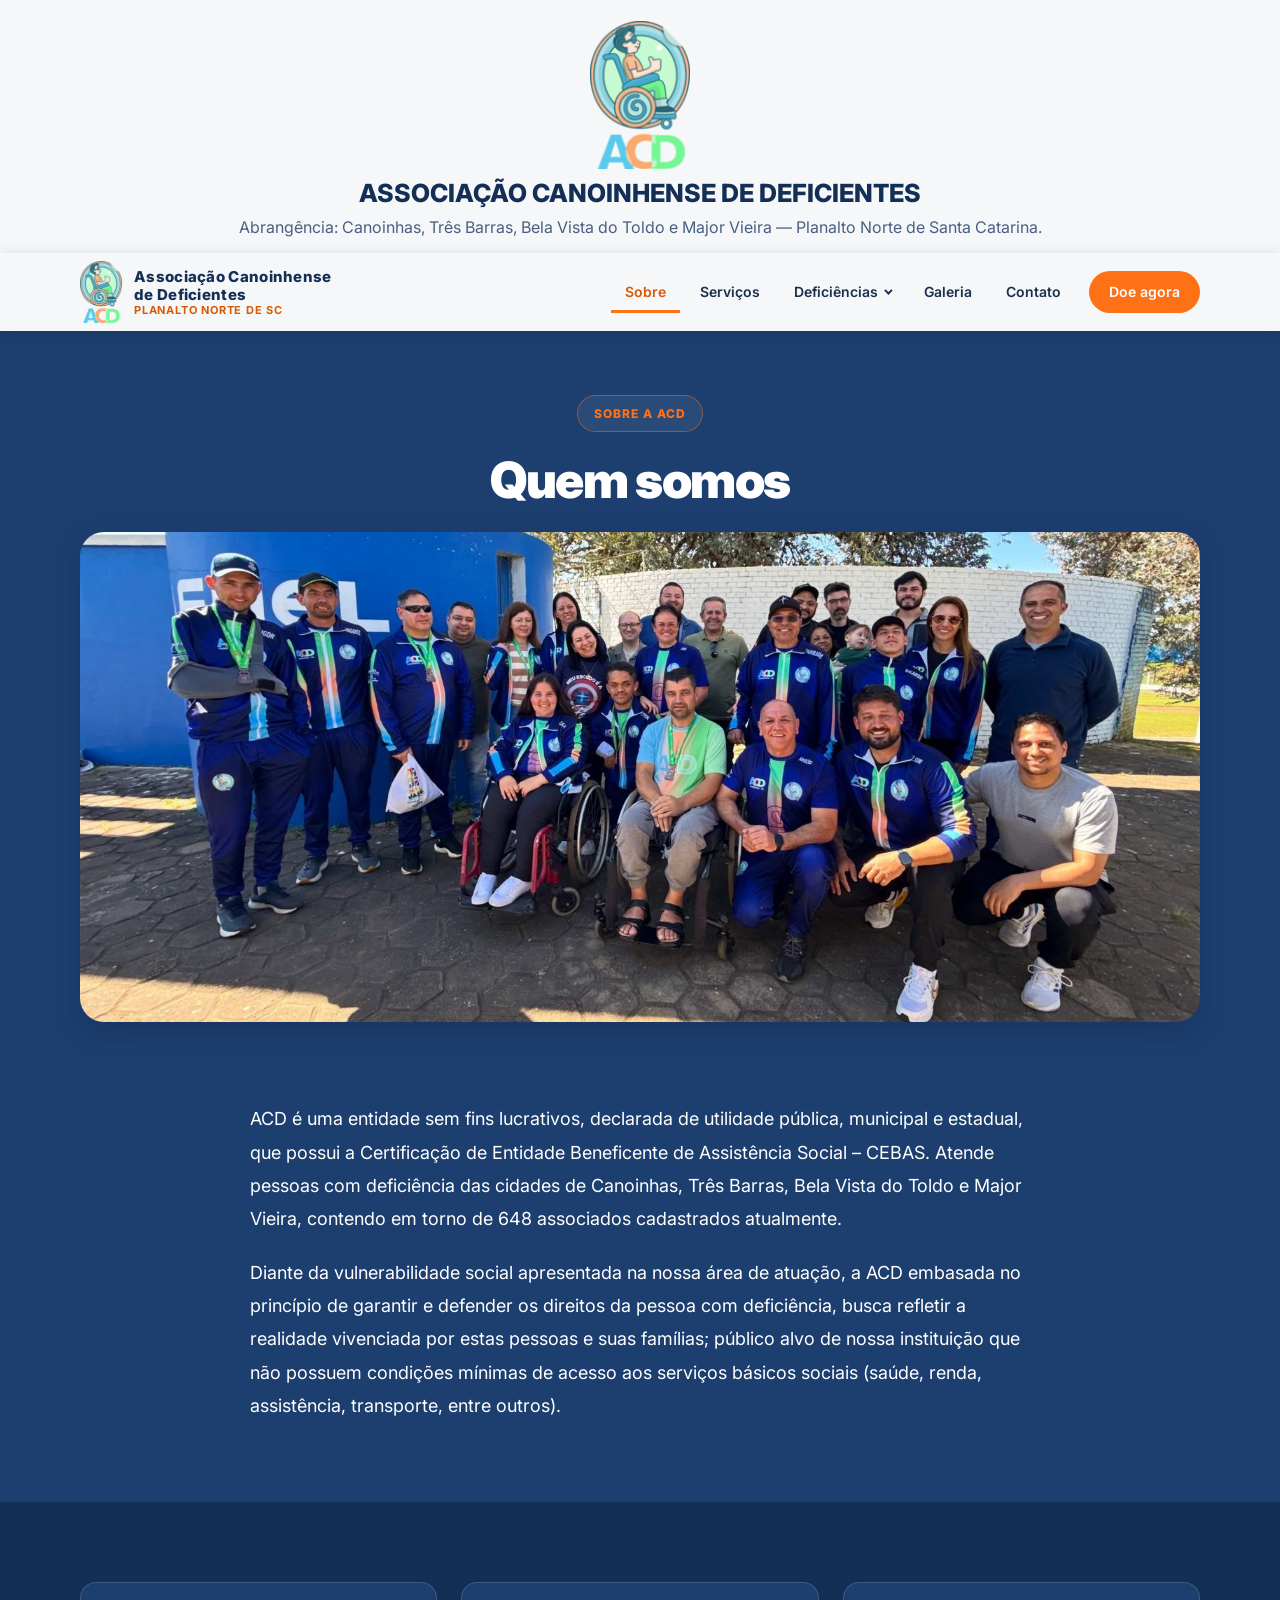
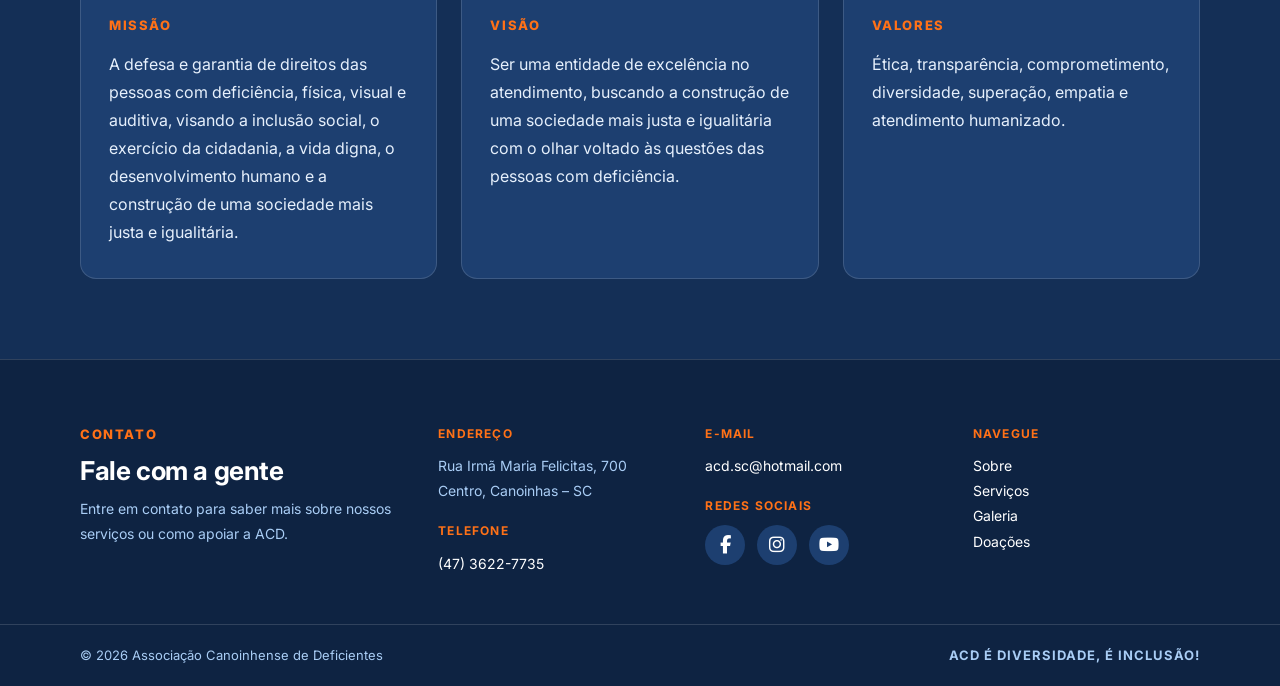
<file: sobre.html>
<!DOCTYPE html>
<html lang="pt-BR">
<head>
  <meta charset="UTF-8">
  <meta name="viewport" content="width=device-width, initial-scale=1.0">
  <title>Sobre a ACD | Associação Canoinhense de Deficientes</title>
  <meta name="description" content="Conheça a ACD: entidade sem fins lucrativos, de utilidade pública e com CEBAS, que defende os direitos das pessoas com deficiência no Planalto Norte de SC.">
  <meta name="theme-color" content="#142f56">
  <meta property="og:type" content="website">
  <meta property="og:locale" content="pt_BR">
  <meta property="og:title" content="Sobre a ACD | Associação Canoinhense de Deficientes">
  <meta property="og:description" content="Conheça a ACD: entidade sem fins lucrativos, de utilidade pública e com CEBAS, que defende os direitos das pessoas com deficiência no Planalto Norte de SC.">
  <meta property="og:image" content="imgs/equipe.jpg">
  <link rel="icon" type="image/png" href="imgs/logo.png">
  <link rel="preconnect" href="https://fonts.googleapis.com">
  <link rel="preconnect" href="https://fonts.gstatic.com" crossorigin>
  <link href="https://fonts.googleapis.com/css2?family=Inter:wght@400;500;600;700;800;900&display=swap" rel="stylesheet">
  <link rel="stylesheet" href="https://cdnjs.cloudflare.com/ajax/libs/font-awesome/6.5.1/css/all.min.css">
  <link rel="stylesheet" href="css/style.css">
</head>
<body>
  <a class="skip" href="#conteudo">Pular para o conteúdo</a>

  <div class="faixa-institucional">
    <div class="container faixa-conteudo">
      <a href="index.html" class="logo-institucional" aria-label="ACD - página inicial">
        <img src="imgs/logo.png" alt="Logo da ACD" width="100" height="150">
      </a>
      <div class="texto-institucional">
        <strong>ASSOCIAÇÃO CANOINHENSE DE DEFICIENTES</strong>
        <p>Abrangência: Canoinhas, Três Barras, Bela Vista do Toldo e Major Vieira — Planalto Norte de Santa Catarina.</p>
      </div>
    </div>
  </div>

  <header class="topo">
    <div class="container topo-conteudo">
      <a class="marca" href="index.html" aria-label="ACD — Associação Canoinhense de Deficientes — página inicial">
        <img src="imgs/logo.png" alt="" width="42" height="62">
        <span class="marca-texto">
          <strong>Associação Canoinhense<br>de Deficientes</strong>
          <small>Planalto Norte de SC</small>
        </span>
      </a>
      <button class="menu-toggle" id="menu-toggle" aria-label="Abrir menu" aria-expanded="false" aria-controls="menu"><span></span></button>
      <nav aria-label="Principal">
        <ul class="menu" id="menu">
          <li><a href="sobre.html" aria-current="page">Sobre</a></li>
          <li><a href="servicos.html">Serviços</a></li>
          <li class="tem-submenu">
            <button class="submenu-toggle" aria-expanded="false" aria-controls="submenu-deficiencias">Deficiências</button>
            <ul class="submenu" id="submenu-deficiencias">
            <li><a href="auditiva.html">Auditiva</a></li>
            <li><a href="fisica.html">Física</a></li>
            <li><a href="visual.html">Visual</a></li>
            </ul>
          </li>
          <li><a href="galeria.html">Galeria</a></li>
          <li><a href="#contato">Contato</a></li>
          <li><a href="doacoes.html" class="menu-cta">Doe agora</a></li>
        </ul>
      </nav>
    </div>
  </header>

  <main id="conteudo">
    <section class="pagina-topo">
      <div class="container">
        
        
        <span class="etiqueta">Sobre a ACD</span>
        <h1>Quem somos</h1>
        
      </div>
    </section>

    <div class="secao--azul" style="padding-bottom:0">
      <div class="container sobre-foto">
        <img src="imgs/equipe.jpg" alt="Foto da equipe da ACD" width="1600" height="721">
      </div>
    </div>
    <section class="secao secao--azul">
      <div class="container--estreito prosa">
        <p>ACD é uma entidade sem fins lucrativos, declarada de utilidade pública, municipal e estadual, que possui a Certificação de Entidade Beneficente de Assistência Social – CEBAS. Atende pessoas com deficiência das cidades de Canoinhas, Três Barras, Bela Vista do Toldo e Major Vieira, contendo em torno de 648 associados cadastrados atualmente.</p>
        <p>Diante da vulnerabilidade social apresentada na nossa área de atuação, a ACD embasada no princípio de garantir e defender os direitos da pessoa com deficiência, busca refletir a realidade vivenciada por estas pessoas e suas famílias; público alvo de nossa instituição que não possuem condições mínimas de acesso aos serviços básicos sociais (saúde, renda, assistência, transporte, entre outros).</p>
      </div>
    </section>
    <section class="secao secao--escura" aria-label="Missão, visão e valores">
      <div class="container mvv">
        <article><h2>Missão</h2><p>A defesa e garantia de direitos das pessoas com deficiência, física, visual e auditiva, visando a inclusão social, o exercício da cidadania, a vida digna, o desenvolvimento humano e a construção de uma sociedade mais justa e igualitária.</p></article>
        <article><h2>Visão</h2><p>Ser uma entidade de excelência no atendimento, buscando a construção de uma sociedade mais justa e igualitária com o olhar voltado às questões das pessoas com deficiência.</p></article>
        <article><h2>Valores</h2><p>Ética, transparência, comprometimento, diversidade, superação, empatia e atendimento humanizado.</p></article>
      </div>
    </section>
  </main>

  <footer class="rodape" id="contato">
    <div class="container rodape-grade">
      <div>
        <span class="sobretitulo">Contato</span>
        <h2>Fale com a gente</h2>
        <p style="margin-top:10px">Entre em contato para saber mais sobre nossos serviços ou como apoiar a ACD.</p>
      </div>
      <div>
        <h3>Endereço</h3>
        <p>Rua Irmã Maria Felicitas, 700<br>Centro, Canoinhas – SC</p>
        <h3 style="margin-top:18px">Telefone</h3>
        <p><a href="tel:+554736227735">(47) 3622-7735</a></p>
      </div>
      <div>
        <h3>E-mail</h3>
        <p><a href="mailto:acd.sc@hotmail.com">acd.sc@hotmail.com</a></p>
        <h3 style="margin-top:18px">Redes sociais</h3>
        <div class="redes">
          <a href="https://www.facebook.com/acddeficientes/" aria-label="Facebook da ACD" title="Facebook" target="_blank" rel="noopener"><i class="fa-brands fa-facebook-f" aria-hidden="true"></i></a>
          <a href="https://www.instagram.com/acddeficientes/" aria-label="Instagram da ACD" title="Instagram" target="_blank" rel="noopener"><i class="fa-brands fa-instagram" aria-hidden="true"></i></a>
          <a href="https://www.youtube.com/channel/UCYj2EPKPGyU61ogujYnhYFg" aria-label="YouTube da ACD" title="YouTube" target="_blank" rel="noopener"><i class="fa-brands fa-youtube" aria-hidden="true"></i></a>
        </div>
      </div>
      <nav aria-label="Rodapé">
        <h3>Navegue</h3>
        <ul>
          <li><a href="sobre.html">Sobre</a></li>
          <li><a href="servicos.html">Serviços</a></li>
          <li><a href="galeria.html">Galeria</a></li>
          <li><a href="doacoes.html">Doações</a></li>
        </ul>
      </nav>
    </div>
    <div class="rodape-final">
      <div class="container">
        <span>© 2026 Associação Canoinhense de Deficientes</span>
        <span class="frase-final">ACD É DIVERSIDADE, É INCLUSÃO!</span>
      </div>
    </div>
  </footer>
  <script src="js/main.js"></script>
</body>
</html>
</file>
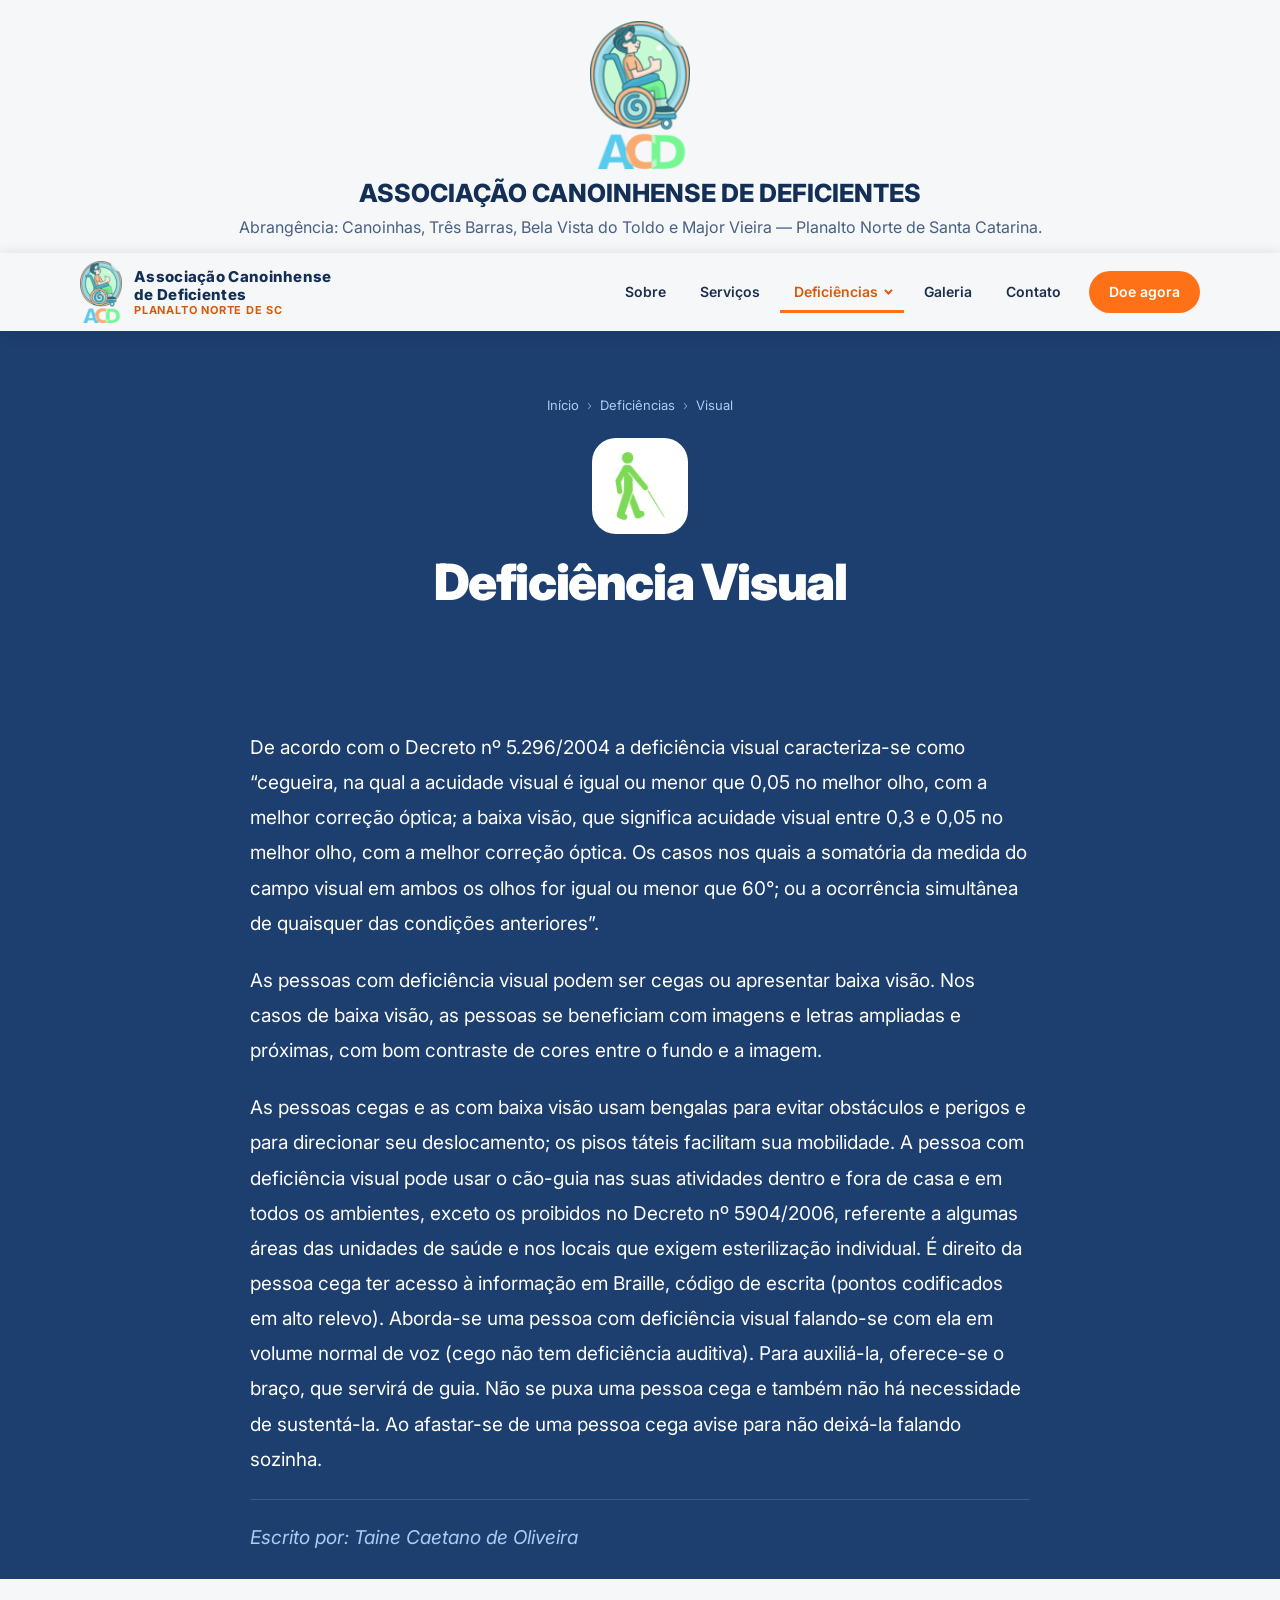
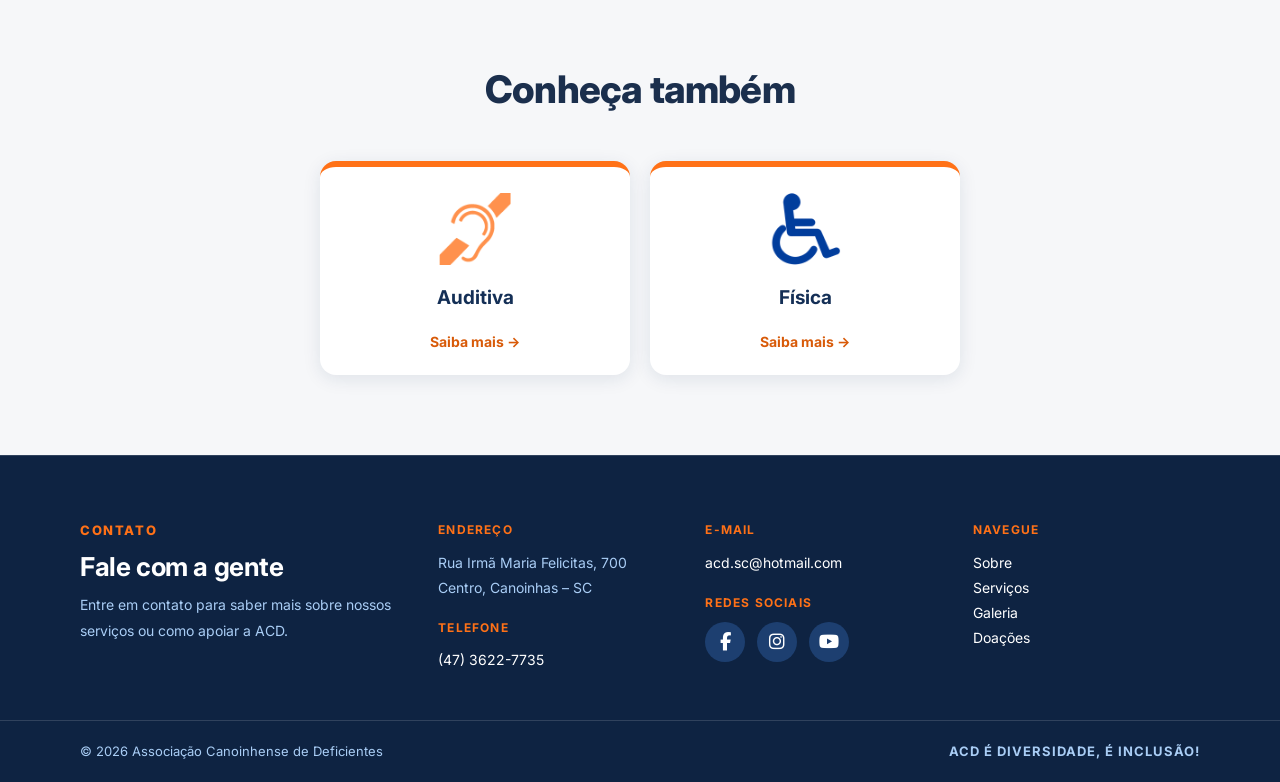
<file: visual.html>
<!DOCTYPE html>
<html lang="pt-BR">
<head>
  <meta charset="UTF-8">
  <meta name="viewport" content="width=device-width, initial-scale=1.0">
  <title>Deficiência Visual | ACD</title>
  <meta name="description" content="Deficiência visual: cegueira, baixa visão, Braille, cão-guia e como auxiliar. Informação da ACD.">
  <meta name="theme-color" content="#142f56">
  <meta property="og:type" content="website">
  <meta property="og:locale" content="pt_BR">
  <meta property="og:title" content="Deficiência Visual | ACD">
  <meta property="og:description" content="Deficiência visual: cegueira, baixa visão, Braille, cão-guia e como auxiliar. Informação da ACD.">
  <meta property="og:image" content="imgs/equipe.jpg">
  <link rel="icon" type="image/png" href="imgs/logo.png">
  <link rel="preconnect" href="https://fonts.googleapis.com">
  <link rel="preconnect" href="https://fonts.gstatic.com" crossorigin>
  <link href="https://fonts.googleapis.com/css2?family=Inter:wght@400;500;600;700;800;900&display=swap" rel="stylesheet">
  <link rel="stylesheet" href="https://cdnjs.cloudflare.com/ajax/libs/font-awesome/6.5.1/css/all.min.css">
  <link rel="stylesheet" href="css/style.css">
</head>
<body>
  <a class="skip" href="#conteudo">Pular para o conteúdo</a>

  <div class="faixa-institucional">
    <div class="container faixa-conteudo">
      <a href="index.html" class="logo-institucional" aria-label="ACD - página inicial">
        <img src="imgs/logo.png" alt="Logo da ACD" width="100" height="150">
      </a>
      <div class="texto-institucional">
        <strong>ASSOCIAÇÃO CANOINHENSE DE DEFICIENTES</strong>
        <p>Abrangência: Canoinhas, Três Barras, Bela Vista do Toldo e Major Vieira — Planalto Norte de Santa Catarina.</p>
      </div>
    </div>
  </div>

  <header class="topo">
    <div class="container topo-conteudo">
      <a class="marca" href="index.html" aria-label="ACD — Associação Canoinhense de Deficientes — página inicial">
        <img src="imgs/logo.png" alt="" width="42" height="62">
        <span class="marca-texto">
          <strong>Associação Canoinhense<br>de Deficientes</strong>
          <small>Planalto Norte de SC</small>
        </span>
      </a>
      <button class="menu-toggle" id="menu-toggle" aria-label="Abrir menu" aria-expanded="false" aria-controls="menu"><span></span></button>
      <nav aria-label="Principal">
        <ul class="menu" id="menu">
          <li><a href="sobre.html">Sobre</a></li>
          <li><a href="servicos.html">Serviços</a></li>
          <li class="tem-submenu">
            <button class="submenu-toggle ativo" aria-expanded="false" aria-controls="submenu-deficiencias">Deficiências</button>
            <ul class="submenu" id="submenu-deficiencias">
            <li><a href="auditiva.html">Auditiva</a></li>
            <li><a href="fisica.html">Física</a></li>
            <li><a href="visual.html" aria-current="page">Visual</a></li>
            </ul>
          </li>
          <li><a href="galeria.html">Galeria</a></li>
          <li><a href="#contato">Contato</a></li>
          <li><a href="doacoes.html" class="menu-cta">Doe agora</a></li>
        </ul>
      </nav>
    </div>
  </header>

  <main id="conteudo">
    <section class="pagina-topo">
      <div class="container">
        <nav aria-label="Você está em"><ol class="migalhas"><li><a href="index.html">Início</a></li><li><a href="index.html#tipos-titulo">Deficiências</a></li><li aria-current="page">Visual</li></ol></nav>
        <img class="icone-grande" src="imgs/icones/visual.png" alt="" width="96" height="96">
        
        <h1>Deficiência Visual</h1>
        
      </div>
    </section>

    <article class="secao secao--azul artigo">
      <div class="container--estreito">
        <p>De acordo com o Decreto nº 5.296/2004 a deficiência visual caracteriza-se como “cegueira, na qual a acuidade visual é igual ou menor que 0,05 no melhor olho, com a melhor correção óptica; a baixa visão, que significa acuidade visual entre 0,3 e 0,05 no melhor olho, com a melhor correção óptica. Os casos nos quais a somatória da medida do campo visual em ambos os olhos for igual ou menor que 60°; ou a ocorrência simultânea de quaisquer das condições anteriores”.</p>
        <p>As pessoas com deficiência visual podem ser cegas ou apresentar baixa visão. Nos casos de baixa visão, as pessoas se beneficiam com imagens e letras ampliadas e próximas, com bom contraste de cores entre o fundo e a imagem.</p>
        <p>As pessoas cegas e as com baixa visão usam bengalas para evitar obstáculos e perigos e para direcionar seu deslocamento; os pisos táteis facilitam sua mobilidade. A pessoa com deficiência visual pode usar o cão-guia nas suas atividades dentro e fora de casa e em todos os ambientes, exceto os proibidos no Decreto nº 5904/2006, referente a algumas áreas das unidades de saúde e nos locais que exigem esterilização individual. É direito da pessoa cega ter acesso à informação em Braille, código de escrita (pontos codificados em alto relevo). Aborda-se uma pessoa com deficiência visual falando-se com ela em volume normal de voz (cego não tem deficiência auditiva). Para auxiliá-la, oferece-se o braço, que servirá de guia. Não se puxa uma pessoa cega e também não há necessidade de sustentá-la. Ao afastar-se de uma pessoa cega avise para não deixá-la falando sozinha.</p>
        <p class="autor">Escrito por: Taine Caetano de Oliveira</p>
      </div>
    </article>
    <section class="secao secao--clara" aria-labelledby="outras-titulo">
      <div class="container">
        <div class="secao-intro">
          <h2 id="outras-titulo">Conheça também</h2>
        </div>
        <div class="outras-deficiencias">
          <a class="cartao-tipo" href="auditiva.html">
            <img src="imgs/icones/auditiva.png" alt="" width="72" height="72" loading="lazy">
            <h3>Auditiva</h3>
            <span class="cartao-link">Saiba mais</span>
          </a>
          <a class="cartao-tipo" href="fisica.html">
            <img src="imgs/icones/fisica.png" alt="" width="72" height="72" loading="lazy">
            <h3>Física</h3>
            <span class="cartao-link">Saiba mais</span>
          </a>
        </div>
      </div>
    </section>
  </main>

  <footer class="rodape" id="contato">
    <div class="container rodape-grade">
      <div>
        <span class="sobretitulo">Contato</span>
        <h2>Fale com a gente</h2>
        <p style="margin-top:10px">Entre em contato para saber mais sobre nossos serviços ou como apoiar a ACD.</p>
      </div>
      <div>
        <h3>Endereço</h3>
        <p>Rua Irmã Maria Felicitas, 700<br>Centro, Canoinhas – SC</p>
        <h3 style="margin-top:18px">Telefone</h3>
        <p><a href="tel:+554736227735">(47) 3622-7735</a></p>
      </div>
      <div>
        <h3>E-mail</h3>
        <p><a href="mailto:acd.sc@hotmail.com">acd.sc@hotmail.com</a></p>
        <h3 style="margin-top:18px">Redes sociais</h3>
        <div class="redes">
          <a href="https://www.facebook.com/acddeficientes/" aria-label="Facebook da ACD" title="Facebook" target="_blank" rel="noopener"><i class="fa-brands fa-facebook-f" aria-hidden="true"></i></a>
          <a href="https://www.instagram.com/acddeficientes/" aria-label="Instagram da ACD" title="Instagram" target="_blank" rel="noopener"><i class="fa-brands fa-instagram" aria-hidden="true"></i></a>
          <a href="https://www.youtube.com/channel/UCYj2EPKPGyU61ogujYnhYFg" aria-label="YouTube da ACD" title="YouTube" target="_blank" rel="noopener"><i class="fa-brands fa-youtube" aria-hidden="true"></i></a>
        </div>
      </div>
      <nav aria-label="Rodapé">
        <h3>Navegue</h3>
        <ul>
          <li><a href="sobre.html">Sobre</a></li>
          <li><a href="servicos.html">Serviços</a></li>
          <li><a href="galeria.html">Galeria</a></li>
          <li><a href="doacoes.html">Doações</a></li>
        </ul>
      </nav>
    </div>
    <div class="rodape-final">
      <div class="container">
        <span>© 2026 Associação Canoinhense de Deficientes</span>
        <span class="frase-final">ACD É DIVERSIDADE, É INCLUSÃO!</span>
      </div>
    </div>
  </footer>
  <script src="js/main.js"></script>
</body>
</html>
</file>
<file: css/style.css>
/* ==========================================================================
   ACD — Associação Canoinhense de Deficientes
   Índice:
   1. Variáveis e base
   2. Utilitários e layout
   3. Cabeçalho e navegação
   4. Botões e etiquetas
   5. Hero / cabeçalho de página
   6. Seções e cartões
   7. Páginas específicas (sobre, serviços, deficiências, galeria, doações)
   8. Parceiras
   9. Rodapé
   10. Lightbox
   11. Responsivo
   ========================================================================== */

/* 1. Variáveis e base ---------------------------------------------------- */
:root {
  --azul-escuro: #142f56;
  --azul: #1d3f70;
  --azul-medio: #2a5088;
  --azul-claro: #a9cdf5;
  --laranja: #ff7117;
  --laranja-escuro: #d85a08;
  --branco: #fff;
  --cinza-claro: #f6f7f9;
  --texto-escuro: #1b2f4d;
  --texto-suave: #4a6082;
  --borda: rgba(255, 255, 255, .14);
  --raio: 16px;
  --largura: 1120px;
  --sombra: 0 10px 30px rgba(8, 20, 40, .22);
}

*, *::before, *::after { box-sizing: border-box; }
* { margin: 0; padding: 0; }
html { scroll-behavior: smooth; scroll-padding-top: 90px; }
body {
  font-family: "Inter", Arial, sans-serif;
  color: var(--branco);
  background: var(--azul-escuro);
  line-height: 1.6;
  -webkit-font-smoothing: antialiased;
}
img { max-width: 100%; height: auto; display: block; }
a { color: inherit; text-decoration: none; }
ul { list-style: none; }
button { font: inherit; cursor: pointer; }
:focus-visible { outline: 3px solid var(--laranja); outline-offset: 3px; border-radius: 4px; }

.skip {
  position: absolute; left: 12px; top: -60px; z-index: 100;
  padding: 10px 16px; background: var(--laranja); color: #fff; font-weight: 700; border-radius: 8px;
}
.skip:focus { top: 12px; }

/* 2. Utilitários e layout ------------------------------------------------- */
.container { width: min(var(--largura), 100% - 48px); margin-inline: auto; }
.container--estreito { width: min(780px, 100% - 48px); margin-inline: auto; }
.centralizado { text-align: center; }

.secao { padding: 80px 0; }
.secao--azul { background: var(--azul); }
.secao--escura { background: var(--azul-escuro); }
.secao--clara { background: var(--cinza-claro); color: var(--texto-escuro); }
.secao--clara .secao-intro p { color: var(--texto-suave); }

.secao-intro { max-width: 640px; margin: 0 auto 48px; text-align: center; }
.secao-intro h2 { font-size: clamp(28px, 3.4vw, 38px); line-height: 1.2; letter-spacing: -.8px; font-weight: 800; margin-top: 8px; }
.secao-intro p { margin-top: 14px; color: var(--azul-claro); font-size: 16px; }

.sobretitulo { display: block; color: var(--laranja); font-size: 13px; font-weight: 800; letter-spacing: 1.6px; text-transform: uppercase; }

/* 3. Cabeçalho e navegação ------------------------------------------------ */
.topo {
  position: sticky; top: 0; z-index: 50;
  background: var(--cinza-claro); color: var(--texto-escuro);
  box-shadow: 0 2px 14px rgba(0, 0, 0, .14);
}
.topo-conteudo { display: flex; align-items: center; justify-content: space-between; gap: 24px; min-height: 78px; }

.marca { display: flex; align-items: center; gap: 12px; }
.marca img { width: 42px; height: 62px; object-fit: contain; }
.marca-texto { display: flex; flex-direction: column; line-height: 1.2; }
.marca-texto strong { font-size: 15px; font-weight: 800; letter-spacing: .3px; color: var(--azul-escuro); }
.marca-texto small { font-size: 11px; color: var(--laranja-escuro); font-weight: 700; letter-spacing: .8px; text-transform: uppercase; }

.menu { display: flex; align-items: center; gap: 6px; font-size: 14px; font-weight: 600; }
.menu > li { position: relative; }
.menu a, .menu .submenu-toggle {
  display: inline-flex; align-items: center; gap: 6px; padding: 10px 14px; border-radius: 10px;
  color: var(--texto-escuro); background: none; border: 0; font-weight: 600; font-size: 14px;
}
.menu a:hover, .menu .submenu-toggle:hover { color: var(--laranja-escuro); background: #e9edf3; }
.menu a[aria-current="page"], .menu .submenu-toggle.ativo { color: var(--laranja-escuro); box-shadow: inset 0 -3px 0 var(--laranja); border-radius: 10px 10px 0 0; }
.menu .menu-cta { background: var(--laranja); color: #fff; padding: 10px 20px; border-radius: 40px; margin-left: 8px; }
.menu .menu-cta:hover { background: var(--laranja-escuro); color: #fff; }
.menu .menu-cta[aria-current="page"] { box-shadow: none; border-radius: 40px; background: var(--laranja-escuro); color: #fff; }

.submenu-toggle::after { content: ""; width: 6px; height: 6px; border-right: 2px solid currentColor; border-bottom: 2px solid currentColor; transform: rotate(45deg) translateY(-2px); transition: transform .2s; }
.submenu-toggle[aria-expanded="true"]::after { transform: rotate(-135deg); }
.submenu {
  display: none; position: absolute; top: calc(100% + 6px); left: 0; min-width: 200px; padding: 8px;
  background: #fff; border-radius: 12px; box-shadow: var(--sombra);
}
.submenu.aberto { display: block; }
.submenu a { display: flex; width: 100%; }
.submenu a[aria-current="page"] { box-shadow: none; border-radius: 10px; background: #fff1e8; }

.menu-toggle { display: none; width: 46px; height: 46px; border: 0; border-radius: 10px; background: transparent; color: var(--azul-escuro); }
.menu-toggle span, .menu-toggle span::before, .menu-toggle span::after {
  display: block; width: 24px; height: 3px; background: currentColor; border-radius: 2px; position: relative; margin: auto; transition: transform .2s, background .2s;
}
.menu-toggle span::before, .menu-toggle span::after { content: ""; position: absolute; left: 0; }
.menu-toggle span::before { top: -8px; }
.menu-toggle span::after { top: 8px; }
.menu-toggle[aria-expanded="true"] span { background: transparent; }
.menu-toggle[aria-expanded="true"] span::before { transform: translateY(8px) rotate(45deg); }
.menu-toggle[aria-expanded="true"] span::after { transform: translateY(-8px) rotate(-45deg); }

/* Faixa institucional (acima do menu) */
.faixa-institucional { background: var(--cinza-claro); padding: 20px 0 14px; color: var(--azul-escuro); }
.faixa-conteudo { display: flex; flex-direction: column; align-items: center; gap: 8px; text-align: center; }
.logo-institucional img { width: 100px; height: 150px; object-fit: contain; }
.texto-institucional strong { display: block; font-size: 25px; font-weight: 800; line-height: 1.25; }
.texto-institucional p { margin-top: 6px; font-size: 16px; line-height: 1.5; color: var(--texto-suave); }

/* 4. Botões e etiquetas --------------------------------------------------- */
.botao {
  display: inline-flex; align-items: center; justify-content: center; gap: 8px; min-height: 52px; padding: 0 30px;
  border-radius: 40px; font-size: 15px; font-weight: 700; border: 2px solid transparent; transition: background .2s, transform .2s;
}
.botao:hover { transform: translateY(-2px); }
.botao-laranja { background: var(--laranja); color: #fff; }
.botao-laranja:hover { background: var(--laranja-escuro); }
.botao-contorno { border-color: rgba(255, 255, 255, .55); color: #fff; }
.botao-contorno:hover { background: rgba(255, 255, 255, .1); }
.botao-claro { background: #fff; color: var(--azul-escuro); }

.etiqueta {
  display: inline-flex; align-items: center; gap: 8px; padding: 8px 16px; border: 1px solid rgba(255, 113, 23, .45);
  border-radius: 30px; color: var(--laranja); background: rgba(255, 255, 255, .06); font-size: 12px; font-weight: 800; letter-spacing: 1px; text-transform: uppercase;
}

/* 5. Hero e cabeçalho de página ------------------------------------------ */
.hero { background: var(--azul); padding: 72px 0 80px; }
.hero-grade { display: grid; grid-template-columns: 1.05fr 1fr; gap: 56px; align-items: center; }
.hero h1 { margin-top: 22px; font-size: clamp(42px, 5.2vw, 66px); line-height: 1.02; letter-spacing: -2.4px; font-weight: 900; }
.hero h1 em { color: var(--laranja); font-style: normal; }
.hero-texto { max-width: 500px; margin-top: 24px; color: var(--azul-claro); font-size: 17px; line-height: 1.8; }
.hero-botoes { display: flex; flex-wrap: wrap; gap: 14px; margin-top: 34px; }
.hero-foto { position: relative; }
.hero-foto::before { content: ""; position: absolute; inset: 18px -18px -18px 18px; border: 3px solid var(--laranja); border-radius: 24px; }
.hero-foto img { position: relative; width: 100%; aspect-ratio: 4 / 3; object-fit: cover; object-position: center 30%; border-radius: 24px; box-shadow: var(--sombra); }

.pagina-topo { background: var(--azul); padding: 64px 0 56px; text-align: center; }
.pagina-topo h1 { margin-top: 20px; font-size: clamp(34px, 4.4vw, 50px); line-height: 1.12; letter-spacing: -1.4px; font-weight: 900; }
.pagina-topo h1 em { color: var(--laranja); font-style: normal; }
.pagina-topo p { max-width: 620px; margin: 16px auto 0; color: var(--azul-claro); font-size: 17px; }
.pagina-topo .icone-grande { width: 96px; height: 96px; margin: 0 auto 8px; padding: 14px; background: #fff; border-radius: 24px; object-fit: contain; }

.migalhas { display: flex; justify-content: center; flex-wrap: wrap; gap: 8px; margin-bottom: 22px; font-size: 13px; color: var(--azul-claro); }
.migalhas a:hover { color: #fff; text-decoration: underline; }
.migalhas li + li::before { content: "›"; margin-right: 8px; opacity: .6; }
.migalhas { list-style: none; }

/* 6. Seções e cartões ----------------------------------------------------- */
.estatisticas { background: var(--azul-escuro); padding: 40px 0; border-bottom: 1px solid var(--borda); }
.estatisticas-grade { display: grid; grid-template-columns: repeat(4, 1fr); gap: 24px; text-align: center; }
.estatistica strong { display: block; font-size: 34px; font-weight: 900; color: var(--laranja); line-height: 1.1; letter-spacing: -1px; }
.estatistica--texto strong { font-size: 24px; line-height: 1.25; padding-top: 6px; letter-spacing: -.4px; }
.estatistica span { display: block; margin-top: 6px; font-size: 14px; color: var(--azul-claro); }

.grade-3 { display: grid; grid-template-columns: repeat(3, 1fr); gap: 24px; }

.cartao-tipo {
  display: flex; flex-direction: column; align-items: center; text-align: center; padding: 36px 28px 30px;
  background: #fff; border-radius: var(--raio); box-shadow: 0 4px 18px rgba(20, 47, 86, .1); border-top: 6px solid var(--laranja);
  transition: transform .2s, box-shadow .2s;
}
.cartao-tipo:hover { transform: translateY(-6px); box-shadow: 0 14px 30px rgba(20, 47, 86, .18); }
.cartao-tipo img { width: 96px; height: 96px; object-fit: contain; }
.cartao-tipo h3 { margin-top: 18px; font-size: 22px; color: var(--azul-escuro); }
.cartao-tipo p { margin-top: 10px; font-size: 15px; color: var(--texto-suave); flex: 1; }
.cartao-link { margin-top: 18px; font-weight: 700; font-size: 14px; color: var(--laranja-escuro); }
.cartao-link::after { content: " →"; }

.cartao-servico {
  display: flex; flex-direction: column; padding: 32px 28px; background: var(--azul); border: 1px solid var(--borda); border-radius: var(--raio);
}
.cartao-servico .numero { font-size: 14px; font-weight: 800; color: var(--laranja); letter-spacing: 1.5px; }
.cartao-servico h3 { margin-top: 10px; font-size: 20px; line-height: 1.3; }
.cartao-servico p { margin-top: 12px; flex: 1; color: var(--azul-claro); font-size: 15px; }
.cartao-servico .cartao-link { color: var(--laranja); }

.chamada { background: var(--laranja); padding: 56px 0; }
.chamada-conteudo { display: flex; align-items: center; justify-content: space-between; gap: 32px; flex-wrap: wrap; }
.chamada h2 { font-size: clamp(26px, 3vw, 34px); line-height: 1.2; letter-spacing: -.6px; }
.chamada p { margin-top: 6px; font-size: 17px; opacity: .95; }

/* 7. Páginas específicas -------------------------------------------------- */
/* Sobre */
.sobre-foto { margin: -32px auto 0; position: relative; z-index: 2; }
.sobre-foto img { width: 100%; aspect-ratio: 16 / 7; object-fit: cover; border-radius: 24px; box-shadow: var(--sombra); }
.prosa p { margin-top: 20px; font-size: 18px; line-height: 1.85; }
.prosa p:first-child { margin-top: 0; }
.mvv { display: grid; grid-template-columns: repeat(3, 1fr); gap: 24px; }
.mvv article { padding: 32px 28px; background: var(--azul); border: 1px solid var(--borda); border-radius: var(--raio); }
.mvv h2 { font-size: 13px; font-weight: 800; letter-spacing: 1.6px; color: var(--laranja); text-transform: uppercase; }
.mvv p { margin-top: 14px; color: #e6f0fc; font-size: 16px; line-height: 1.75; }

/* Serviços */
.lista-servico { display: grid; gap: 24px; }
.servico { display: grid; grid-template-columns: 80px 1fr; gap: 24px; padding: 32px; background: var(--azul); border: 1px solid var(--borda); border-radius: var(--raio); }
.servico .numero { width: 64px; height: 64px; display: grid; place-items: center; border-radius: 18px; background: var(--laranja); font-size: 24px; font-weight: 900; }
.servico h2 { font-size: 20px; line-height: 1.35; letter-spacing: .2px; }
.servico ul { margin-top: 16px; display: grid; gap: 12px; }
.servico li { position: relative; padding-left: 26px; font-size: 17px; line-height: 1.7; color: #e6f0fc; }
.servico li::before { content: ""; position: absolute; left: 0; top: 11px; width: 10px; height: 10px; border-radius: 50%; background: var(--laranja); }

/* Deficiências */
.artigo { padding: 64px 0 24px; }
.artigo p { margin-top: 22px; font-size: 19px; line-height: 1.85; text-align: left; hyphens: auto; }
.artigo p:first-child { margin-top: 0; }
.artigo blockquote { margin-top: 22px; padding: 4px 0 4px 22px; border-left: 4px solid var(--laranja); font-size: 19px; line-height: 1.85; color: #e6f0fc; }
.autor { margin-top: 36px; padding-top: 20px; border-top: 1px solid var(--borda); font-size: 14px; color: var(--azul-claro); font-style: italic; }
.outras-deficiencias { display: grid; grid-template-columns: repeat(2, 1fr); gap: 20px; max-width: 640px; margin: 0 auto; }
.outras-deficiencias .cartao-tipo { padding: 26px 20px 22px; }
.outras-deficiencias .cartao-tipo img { width: 72px; height: 72px; }
.outras-deficiencias .cartao-tipo h3 { font-size: 19px; }

/* Galeria */
.galeria-grade { display: grid; grid-template-columns: repeat(4, 1fr); gap: 14px; }
.galeria-foto { display: block; width: 100%; aspect-ratio: 1; padding: 0; border: 0; overflow: hidden; border-radius: 12px; background: var(--azul); }
.galeria-foto img { width: 100%; height: 100%; object-fit: cover; transition: transform .3s ease; }
.galeria-foto:hover img { transform: scale(1.06); }

/* Doações */
.doacao-cartao { max-width: 520px; margin: 0 auto; padding: 36px 28px; text-align: center; background: var(--azul); border: 1px solid var(--borda); border-radius: 20px; box-shadow: var(--sombra); }
.doacao-cartao h2 { font-size: 20px; }
.doacao-cartao h2 + .qr-code { margin-top: 18px; }
.qr-code { width: 240px; height: 240px; margin: 0 auto 14px; padding: 10px; background: #fff; border-radius: 12px; }
.qr-code img { width: 100%; height: 100%; object-fit: contain; }
.instrucao-pix { margin-bottom: 28px; font-size: 15px; color: var(--azul-claro); }
.chave-pix { display: flex; align-items: stretch; gap: 10px; margin-top: 16px; padding: 8px; background: var(--azul-escuro); border: 1px solid var(--borda); border-radius: 10px; }
.chave-pix code { flex: 1; min-width: 0; max-height: 64px; overflow: auto; padding: 6px 8px; text-align: left; font-size: 12px; line-height: 1.4; overflow-wrap: anywhere; font-family: ui-monospace, Menlo, Consolas, monospace; }
.chave-pix button { display: flex; align-items: center; gap: 8px; padding: 0 16px; border: 0; border-radius: 8px; background: var(--laranja); color: #fff; font-weight: 700; }
.chave-pix button:hover { background: var(--laranja-escuro); }
.mensagem-pix { min-height: 24px; margin-top: 12px; font-size: 14px; font-weight: 600; color: #8de0a8; }

/* 8. Parceiras ------------------------------------------------------------ */
.parceiras-grade { display: grid; grid-template-columns: repeat(auto-fit, minmax(150px, 1fr)); gap: 16px; }
.parceira { display: grid; place-items: center; height: 120px; padding: 12px; background: #fff; border-radius: 12px; overflow: hidden; }
.parceira img { max-width: 100%; max-height: 96px; width: auto; height: auto; object-fit: contain; }

/* 9. Rodapé --------------------------------------------------------------- */
.rodape { background: #0e2342; border-top: 1px solid var(--borda); }
.rodape-grade { display: grid; grid-template-columns: 1.4fr 1fr 1fr 1fr; gap: 40px; padding: 64px 0 48px; }
.rodape h2 { font-size: 26px; line-height: 1.2; letter-spacing: -.4px; margin-top: 10px; }
.rodape h3 { margin-bottom: 10px; color: var(--laranja); font-size: 12px; letter-spacing: 1.2px; text-transform: uppercase; }
.rodape p, .rodape li { color: var(--azul-claro); font-size: 14px; line-height: 1.8; }
.rodape p a, .rodape li a { color: #fff; }
.rodape p a:hover, .rodape li a:hover { color: var(--laranja); text-decoration: underline; }
.redes { display: flex; gap: 12px; margin-top: 4px; }
.redes a { width: 40px; height: 40px; display: flex; align-items: center; justify-content: center; border-radius: 50%; background: var(--azul); color: #fff; font-size: 18px; transition: background .2s, transform .2s; }
.redes a:hover { background: var(--laranja); transform: translateY(-3px); }
.rodape-final { border-top: 1px solid var(--borda); }
.rodape-final .container { display: flex; align-items: center; justify-content: space-between; gap: 16px; flex-wrap: wrap; padding: 20px 0; font-size: 13px; color: var(--azul-claro); }
.frase-final { letter-spacing: 1px; font-weight: 700; }

/* 10. Lightbox ------------------------------------------------------------ */
.lightbox { width: 100vw; max-width: 100vw; height: 100vh; max-height: 100vh; margin: 0; padding: 0; border: 0; background: rgba(6, 16, 32, .94); color: #fff; }
.lightbox::backdrop { background: rgba(6, 16, 32, .94); }
.lightbox[open] { display: grid; place-items: center; }
.lightbox img { max-width: 92vw; max-height: 84vh; width: auto; height: auto; border-radius: 10px; }
.lightbox-contador { position: absolute; bottom: 20px; left: 0; right: 0; text-align: center; font-size: 14px; color: var(--azul-claro); }
.lightbox button { position: absolute; width: 52px; height: 52px; border: 0; border-radius: 50%; background: rgba(255, 255, 255, .14); color: #fff; font-size: 26px; line-height: 1; }
.lightbox button:hover { background: var(--laranja); }
.lightbox .fechar { top: 20px; right: 20px; }
.lightbox .anterior { left: 20px; top: 50%; transform: translateY(-50%); }
.lightbox .proxima { right: 20px; top: 50%; transform: translateY(-50%); }

/* 11. Responsivo ---------------------------------------------------------- */
@media (max-width: 1000px) {
  .hero-grade { grid-template-columns: 1fr; gap: 48px; }
  .hero-foto { margin-right: 18px; }
  .rodape-grade { grid-template-columns: 1fr 1fr; }
  .galeria-grade { grid-template-columns: repeat(3, 1fr); }
}
@media (max-width: 860px) {
  .menu-toggle { display: block; }
  .menu {
    display: none; position: absolute; top: 100%; left: 0; right: 0; flex-direction: column; align-items: stretch; gap: 2px;
    padding: 14px 24px 22px; background: var(--cinza-claro); box-shadow: 0 14px 20px rgba(0, 0, 0, .18);
  }
  .menu.aberto { display: flex; }
  .menu a, .menu .submenu-toggle { width: 100%; justify-content: space-between; }
  .menu a[aria-current="page"], .menu .submenu-toggle.ativo { box-shadow: none; background: #fff1e8; border-radius: 10px; }
  .submenu { position: static; display: none; box-shadow: none; background: transparent; padding: 0 0 0 14px; }
  .submenu.aberto { display: block; }
  .menu .menu-cta { margin: 8px 0 0; justify-content: center; }
  .grade-3, .mvv { grid-template-columns: 1fr; }
  .estatisticas-grade { grid-template-columns: repeat(2, 1fr); }
  .servico { grid-template-columns: 1fr; padding: 26px 22px; gap: 16px; }
  .secao { padding: 60px 0; }
}
@media (max-width: 640px) {
  .container, .container--estreito { width: min(var(--largura), 100% - 36px); }
  .marca-texto small { display: none; }
  .galeria-grade { grid-template-columns: repeat(2, 1fr); gap: 10px; }
  .rodape-grade { grid-template-columns: 1fr; padding: 48px 0 32px; }
  .outras-deficiencias { grid-template-columns: 1fr; }
  .hero { padding: 48px 0 56px; }
  .artigo p, .artigo blockquote, .prosa p { font-size: 17px; }
  .chave-pix { flex-direction: column; }
  .chave-pix button { justify-content: center; padding: 12px; }
  .qr-code { width: 210px; height: 210px; }
  .lightbox .anterior, .lightbox .proxima { top: auto; bottom: 16px; transform: none; }
  .lightbox .anterior { left: 16px; }
  .lightbox .proxima { right: 16px; }
}
@media (max-width: 600px) {
  .logo-institucional img { width: 76px; height: 114px; }
  .texto-institucional strong { font-size: 17px; }
  .texto-institucional p { font-size: 13px; }
}
@media (prefers-reduced-motion: reduce) {
  *, *::before, *::after { transition: none !important; scroll-behavior: auto !important; }
}
</file>
